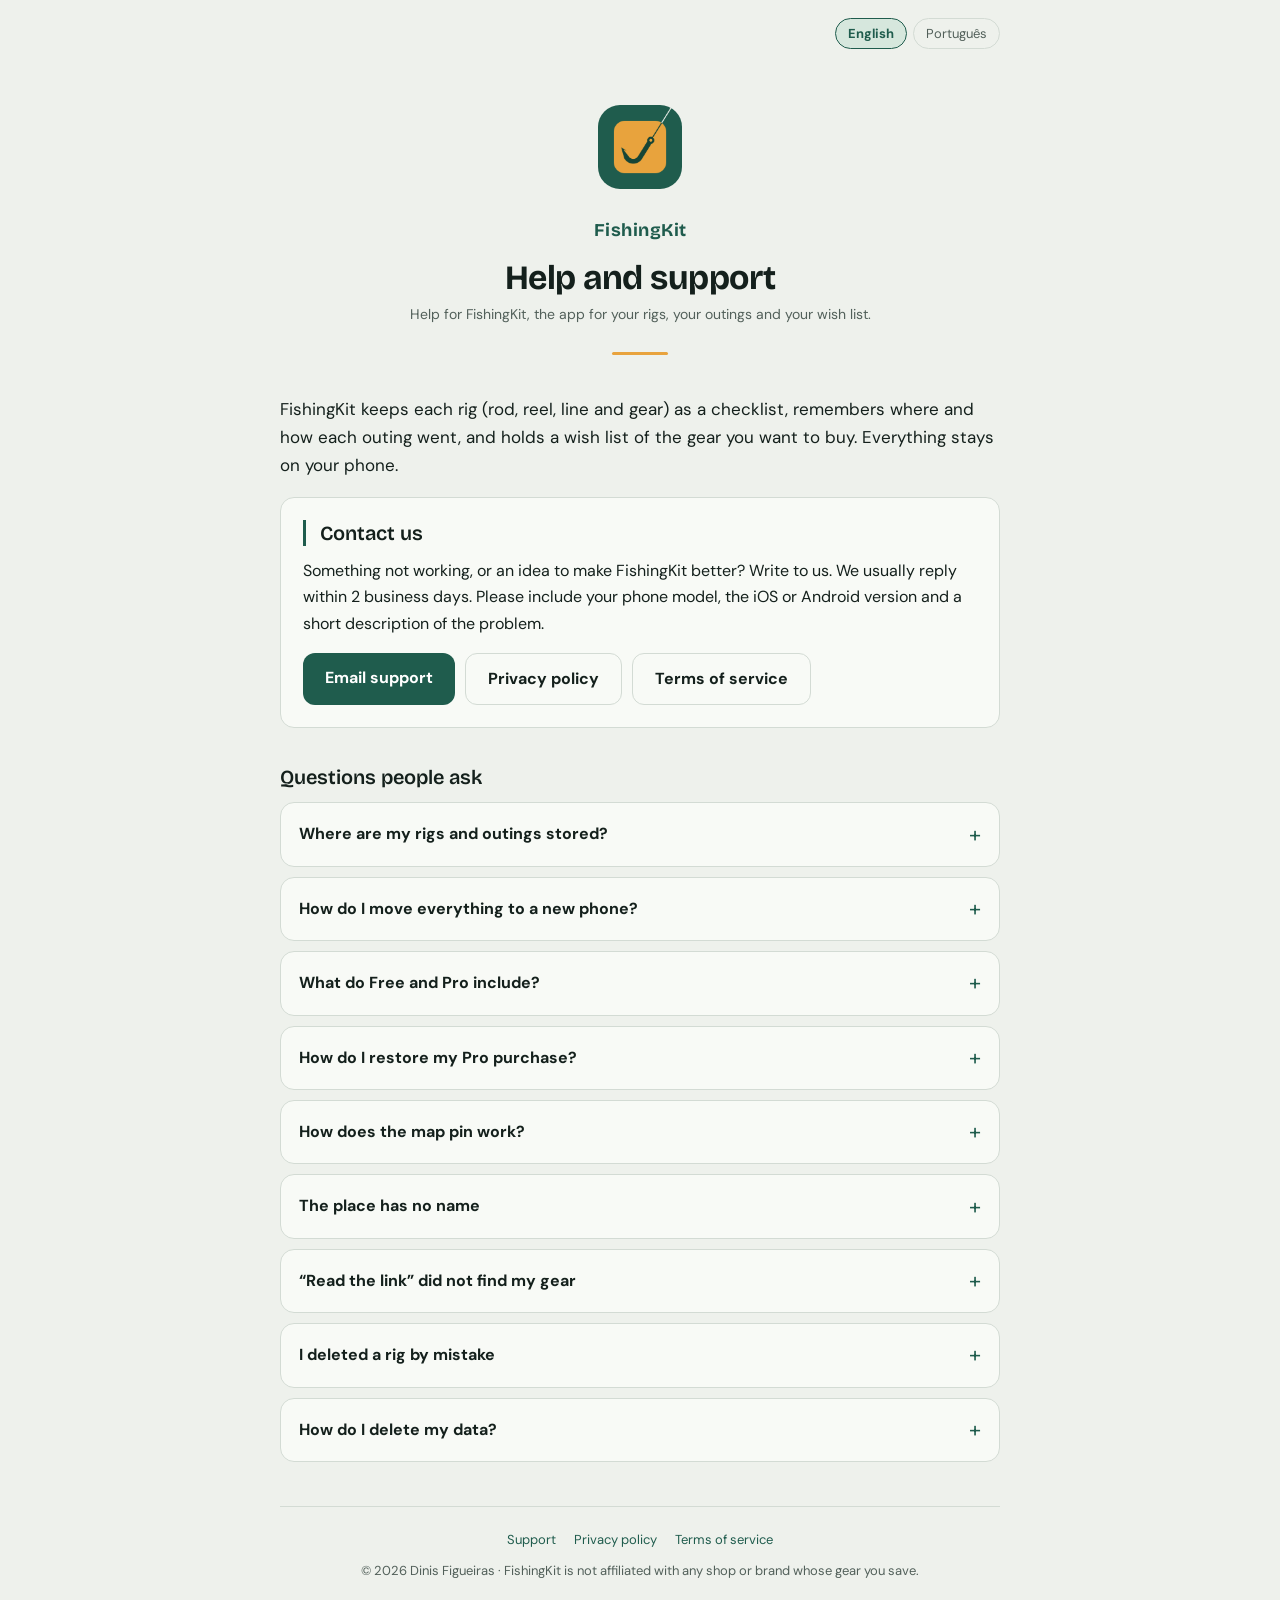
<file: index.html>
<!DOCTYPE html>
<html lang="en">
<head>
<meta charset="utf-8">
<meta name="viewport" content="width=device-width, initial-scale=1">
<meta name="theme-color" content="#EEF1EC">
<title>FishingKit: Help and Support</title>
<meta name="description" content="Help and support for FishingKit, the app for your rigs, your outings and your wish list.">
<link rel="icon" href="icon.png">
<link rel="preconnect" href="https://fonts.googleapis.com">
<link rel="stylesheet" href="https://fonts.googleapis.com/css2?family=Bricolage+Grotesque:wght@600;700&amp;family=DM+Sans:wght@400;500;700&amp;display=swap">
<link rel="alternate" hreflang="en" href="./">
<link rel="alternate" hreflang="pt-PT" href="pt/">
<link rel="stylesheet" href="style.css">
</head>
<body>
<div class="wrap">

<nav class="lang" aria-label="Language"><span aria-current="page">English</span><a href="pt/" lang="pt-PT">Português</a></nav>

<header class="site-header">
  <a href="./"><img class="logo" src="icon.png" alt="FishingKit" width="84" height="84"></a>
  <div class="lockup">FishingKit</div>
  <h1>Help and support</h1>
  <p class="subtitle">Help for FishingKit, the app for your rigs, your outings and your wish list.</p>
  <div class="rule"></div>
</header>

<p class="lead">FishingKit keeps each rig (rod, reel, line and gear) as a checklist, remembers where and how each outing went, and holds a wish list of the gear you want to buy. Everything stays on your phone.</p>

<section>
  <h2>Contact us</h2>
  <p>Something not working, or an idea to make FishingKit better? Write to us. We usually reply within 2 business days. Please include your phone model, the iOS or Android version and a short description of the problem.</p>
  <div class="buttons">
    <a class="button" href="mailto:mrkingames00@gmail.com?subject=FishingKit%20support">Email support</a>
    <a class="button ghost" href="privacy.html">Privacy policy</a>
    <a class="button ghost" href="terms.html">Terms of service</a>
  </div>
</section>

<h2 style="margin-top:36px;">Questions people ask</h2>

<details>
  <summary>Where are my rigs and outings stored?</summary>
  <p>Only on your phone. FishingKit has no accounts and no cloud sync. If you lose or reset your phone, your data is lost unless you made a backup. Go to <em>Settings &rarr; Export a backup</em> now and then, and keep the file somewhere safe (Files, iCloud Drive, email).</p>
</details>

<details>
  <summary>How do I move everything to a new phone?</summary>
  <p>On the old phone use <em>Settings &rarr; Export a backup</em> and save the file. On the new phone install FishingKit, open <em>Settings &rarr; Restore from a backup</em> and pick the file. Restoring adds what is missing and never changes what is already on the phone. The free plan restores up to 3 rigs; FishingKit Pro restores them all.</p>
</details>

<details>
  <summary>What do Free and Pro include?</summary>
  <p>Free keeps up to 3 rigs and the list of your outings (the day, the rig and the pin on the map). FishingKit Pro is a single payment, not a subscription, and gives you unlimited rigs, the &ldquo;what worked&rdquo; notes on each outing (bait, species, fish caught, size, hours and notes) and the wish list. What you already saved is never locked, even on the free plan.</p>
</details>

<details>
  <summary>How do I restore my Pro purchase?</summary>
  <p>Open <em>Settings</em>, tap <em>About Pro</em> and choose <em>Restore purchase</em> while signed in to the same Apple ID (or Google account) you used to buy. Pro is bought once and is yours to keep.</p>
</details>

<details>
  <summary>How does the map pin work?</summary>
  <p>On a new outing, tap <em>Where</em>, move the map until the bobber is where you fished and tap <em>Use this place</em>. <em>Use my location</em> is a shortcut that asks for your location once, to centre the map. The pin and its name stay on your phone: they are never sent to us and never appear in anything you share. <em>Open in Maps</em> hands the pin to the Maps app.</p>
</details>

<details>
  <summary>The place has no name</summary>
  <p>The name comes from your phone&rsquo;s own place lookup, which needs a connection. If it finds nothing, the pin is kept without a name and still works.</p>
</details>

<details>
  <summary>&ldquo;Read the link&rdquo; did not find my gear</summary>
  <p>Some shops turn plain requests away. Tap <em>Open the shop&rsquo;s page</em> to see the page inside FishingKit, open the product, then tap <em>Use this page</em>. You can always type the name and the price by hand. Prices are in euros.</p>
</details>

<details>
  <summary>I deleted a rig by mistake</summary>
  <p>Right after deleting, the message at the bottom has an <em>Undo</em> button. Past that moment a rig can only come back from a backup. Outings keep the name of a deleted rig and show it as &ldquo;Rig removed&rdquo;.</p>
</details>

<details>
  <summary>How do I delete my data?</summary>
  <p>Open <em>Settings &rarr; Delete all my data</em> to remove every rig, outing, wish, fishing type and wish picture from your phone. There is nothing to delete on our side because there are no accounts and we hold no copy.</p>
</details>

<footer class="site-footer">
  <nav>
    <a href="./">Support</a>
    <a href="privacy.html">Privacy policy</a>
    <a href="terms.html">Terms of service</a>
  </nav>
  <div>&copy; 2026 Dinis Figueiras &middot; FishingKit is not affiliated with any shop or brand whose gear you save.</div>
</footer>

</div>
</body>
</html>
</file>
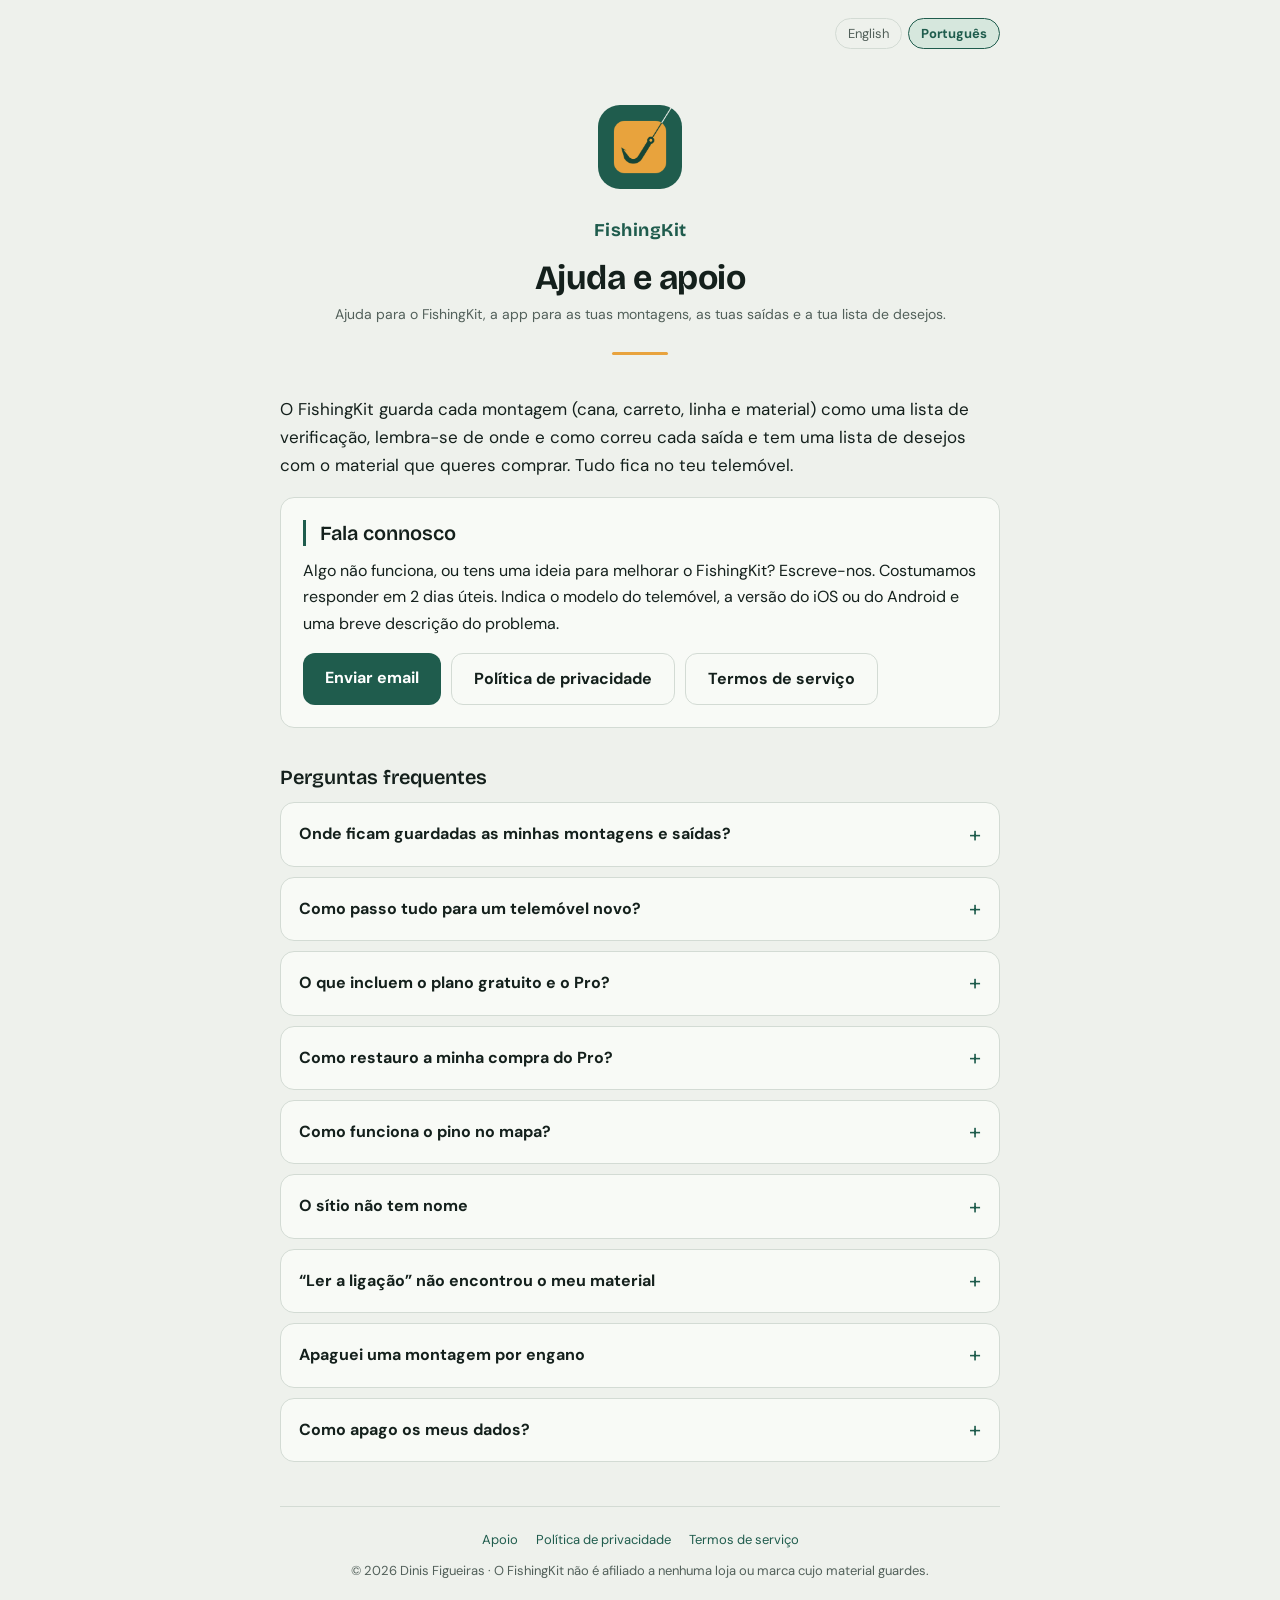
<file: pt/index.html>
<!DOCTYPE html>
<html lang="pt-PT">
<head>
<meta charset="utf-8">
<meta name="viewport" content="width=device-width, initial-scale=1">
<meta name="theme-color" content="#EEF1EC">
<title>FishingKit: Ajuda e apoio</title>
<meta name="description" content="Ajuda e apoio do FishingKit, a app para as tuas montagens, as tuas saídas e a tua lista de desejos.">
<link rel="icon" href="../icon.png">
<link rel="alternate" hreflang="en" href="../">
<link rel="alternate" hreflang="pt-PT" href="./">
<link rel="preconnect" href="https://fonts.googleapis.com">
<link rel="stylesheet" href="https://fonts.googleapis.com/css2?family=Bricolage+Grotesque:wght@600;700&amp;family=DM+Sans:wght@400;500;700&amp;display=swap">
<link rel="stylesheet" href="../style.css">
</head>
<body>
<div class="wrap">

<nav class="lang" aria-label="Idioma"><a href="../" lang="en">English</a><span aria-current="page">Português</span></nav>

<header class="site-header">
  <a href="./"><img class="logo" src="../icon.png" alt="FishingKit" width="84" height="84"></a>
  <div class="lockup">FishingKit</div>
  <h1>Ajuda e apoio</h1>
  <p class="subtitle">Ajuda para o FishingKit, a app para as tuas montagens, as tuas saídas e a tua lista de desejos.</p>
  <div class="rule"></div>
</header>

<p class="lead">O FishingKit guarda cada montagem (cana, carreto, linha e material) como uma lista de verificação, lembra-se de onde e como correu cada saída e tem uma lista de desejos com o material que queres comprar. Tudo fica no teu telemóvel.</p>

<section>
  <h2>Fala connosco</h2>
  <p>Algo não funciona, ou tens uma ideia para melhorar o FishingKit? Escreve-nos. Costumamos responder em 2 dias úteis. Indica o modelo do telemóvel, a versão do iOS ou do Android e uma breve descrição do problema.</p>
  <div class="buttons">
    <a class="button" href="mailto:mrkingames00@gmail.com?subject=Apoio%20FishingKit">Enviar email</a>
    <a class="button ghost" href="privacy.html">Política de privacidade</a>
    <a class="button ghost" href="terms.html">Termos de serviço</a>
  </div>
</section>

<h2 style="margin-top:36px;">Perguntas frequentes</h2>

<details>
  <summary>Onde ficam guardadas as minhas montagens e saídas?</summary>
  <p>Só no teu telemóvel. O FishingKit não tem contas nem sincronização na nuvem. Se perderes ou repuseres o telemóvel, os dados perdem-se, a menos que tenhas feito uma cópia de segurança. Vai de vez em quando a <em>Definições &rarr; Exportar uma cópia de segurança</em> e guarda o ficheiro num sítio seguro (Ficheiros, iCloud Drive, email).</p>
</details>

<details>
  <summary>Como passo tudo para um telemóvel novo?</summary>
  <p>No telemóvel antigo usa <em>Definições &rarr; Exportar uma cópia de segurança</em> e guarda o ficheiro. No novo, instala o FishingKit, abre <em>Definições &rarr; Restaurar de uma cópia de segurança</em> e escolhe o ficheiro. Restaurar acrescenta o que falta e nunca altera o que já está no telemóvel. O plano gratuito restaura até 3 montagens; o FishingKit Pro restaura todas.</p>
</details>

<details>
  <summary>O que incluem o plano gratuito e o Pro?</summary>
  <p>O plano gratuito guarda até 3 montagens e a lista das tuas saídas (o dia, a montagem e o pino no mapa). O FishingKit Pro é um pagamento único, não uma subscrição, e dá-te montagens ilimitadas, as notas de &ldquo;o que resultou&rdquo; em cada saída (isco, espécie, peixes apanhados, tamanho, horas e notas) e a lista de desejos. O que já guardaste nunca fica bloqueado, mesmo no plano gratuito.</p>
</details>

<details>
  <summary>Como restauro a minha compra do Pro?</summary>
  <p>Abre as <em>Definições</em>, toca em <em>Sobre o Pro</em> e escolhe <em>Restaurar compra</em>, com a mesma conta Apple (ou Google) com que compraste. O Pro compra-se uma vez e fica teu.</p>
</details>

<details>
  <summary>Como funciona o pino no mapa?</summary>
  <p>Numa saída nova, toca em <em>Onde</em>, mexe o mapa até a boia ficar onde pescaste e toca em <em>Usar este local</em>. <em>Usar a minha localização</em> é um atalho que pede a tua localização uma vez, para centrar o mapa. O pino e o seu nome ficam no teu telemóvel: nunca nos são enviados e nunca aparecem em nada que partilhes. <em>Abrir nos Mapas</em> entrega o pino à app Mapas.</p>
</details>

<details>
  <summary>O sítio não tem nome</summary>
  <p>O nome vem da pesquisa de lugares do próprio telemóvel, que precisa de ligação. Se não encontrar nada, o pino fica guardado sem nome e continua a funcionar.</p>
</details>

<details>
  <summary>&ldquo;Ler a ligação&rdquo; não encontrou o meu material</summary>
  <p>Algumas lojas recusam pedidos simples. Toca em <em>Abrir a página da loja</em> para ver a página dentro do FishingKit, abre o produto e toca em <em>Usar esta página</em>. Podes sempre escrever o nome e o preço à mão. Os preços são em euros.</p>
</details>

<details>
  <summary>Apaguei uma montagem por engano</summary>
  <p>Logo a seguir a apagar, a mensagem em baixo tem um botão <em>Anular</em>. Depois desse momento, uma montagem só volta a partir de uma cópia de segurança. As saídas guardam o nome de uma montagem apagada e mostram-na como &ldquo;Montagem removida&rdquo;.</p>
</details>

<details>
  <summary>Como apago os meus dados?</summary>
  <p>Abre <em>Definições &rarr; Apagar todos os meus dados</em> para remover do telemóvel todas as montagens, saídas, desejos, tipos de pesca e imagens dos desejos. Não há nada para apagar do nosso lado, porque não há contas e não guardamos nenhuma cópia.</p>
</details>

<footer class="site-footer">
  <nav>
    <a href="./">Apoio</a>
    <a href="privacy.html">Política de privacidade</a>
    <a href="terms.html">Termos de serviço</a>
  </nav>
  <div>&copy; 2026 Dinis Figueiras &middot; O FishingKit não é afiliado a nenhuma loja ou marca cujo material guardes.</div>
</footer>

</div>
</body>
</html>
</file>
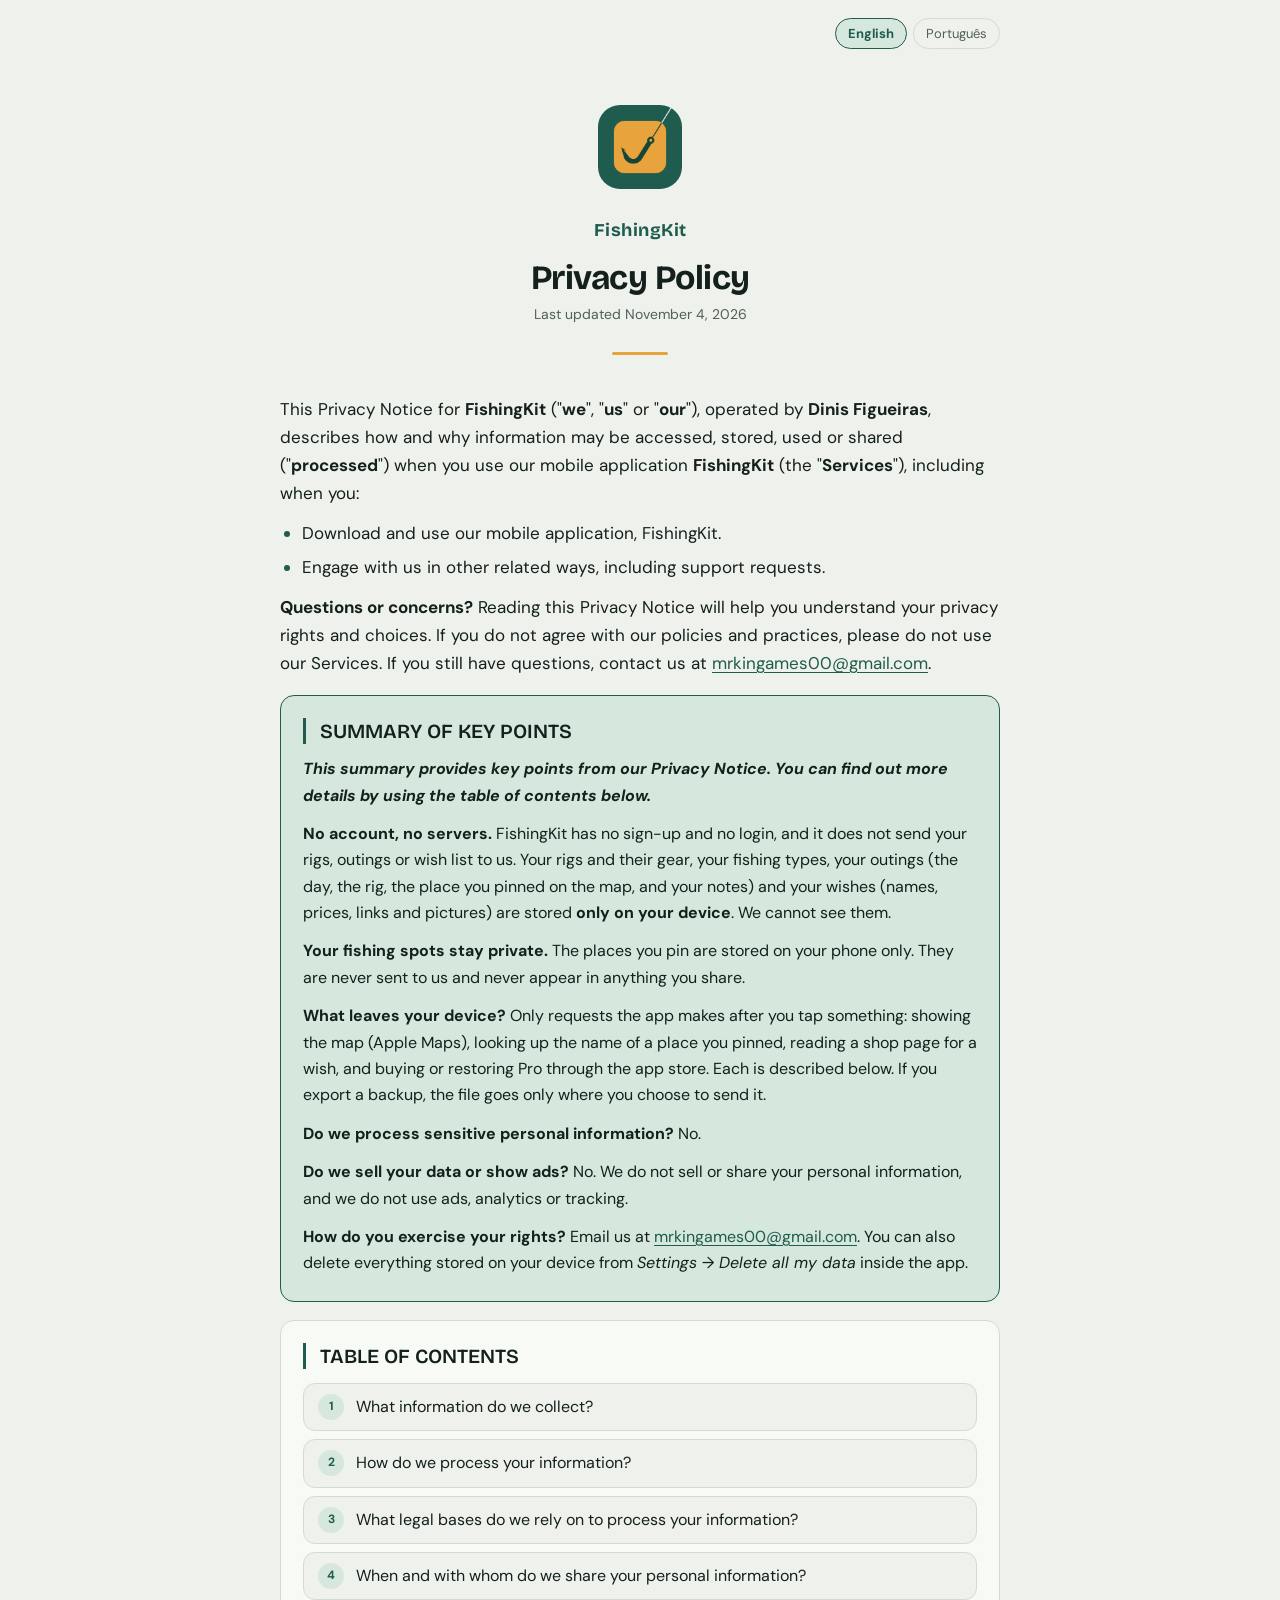
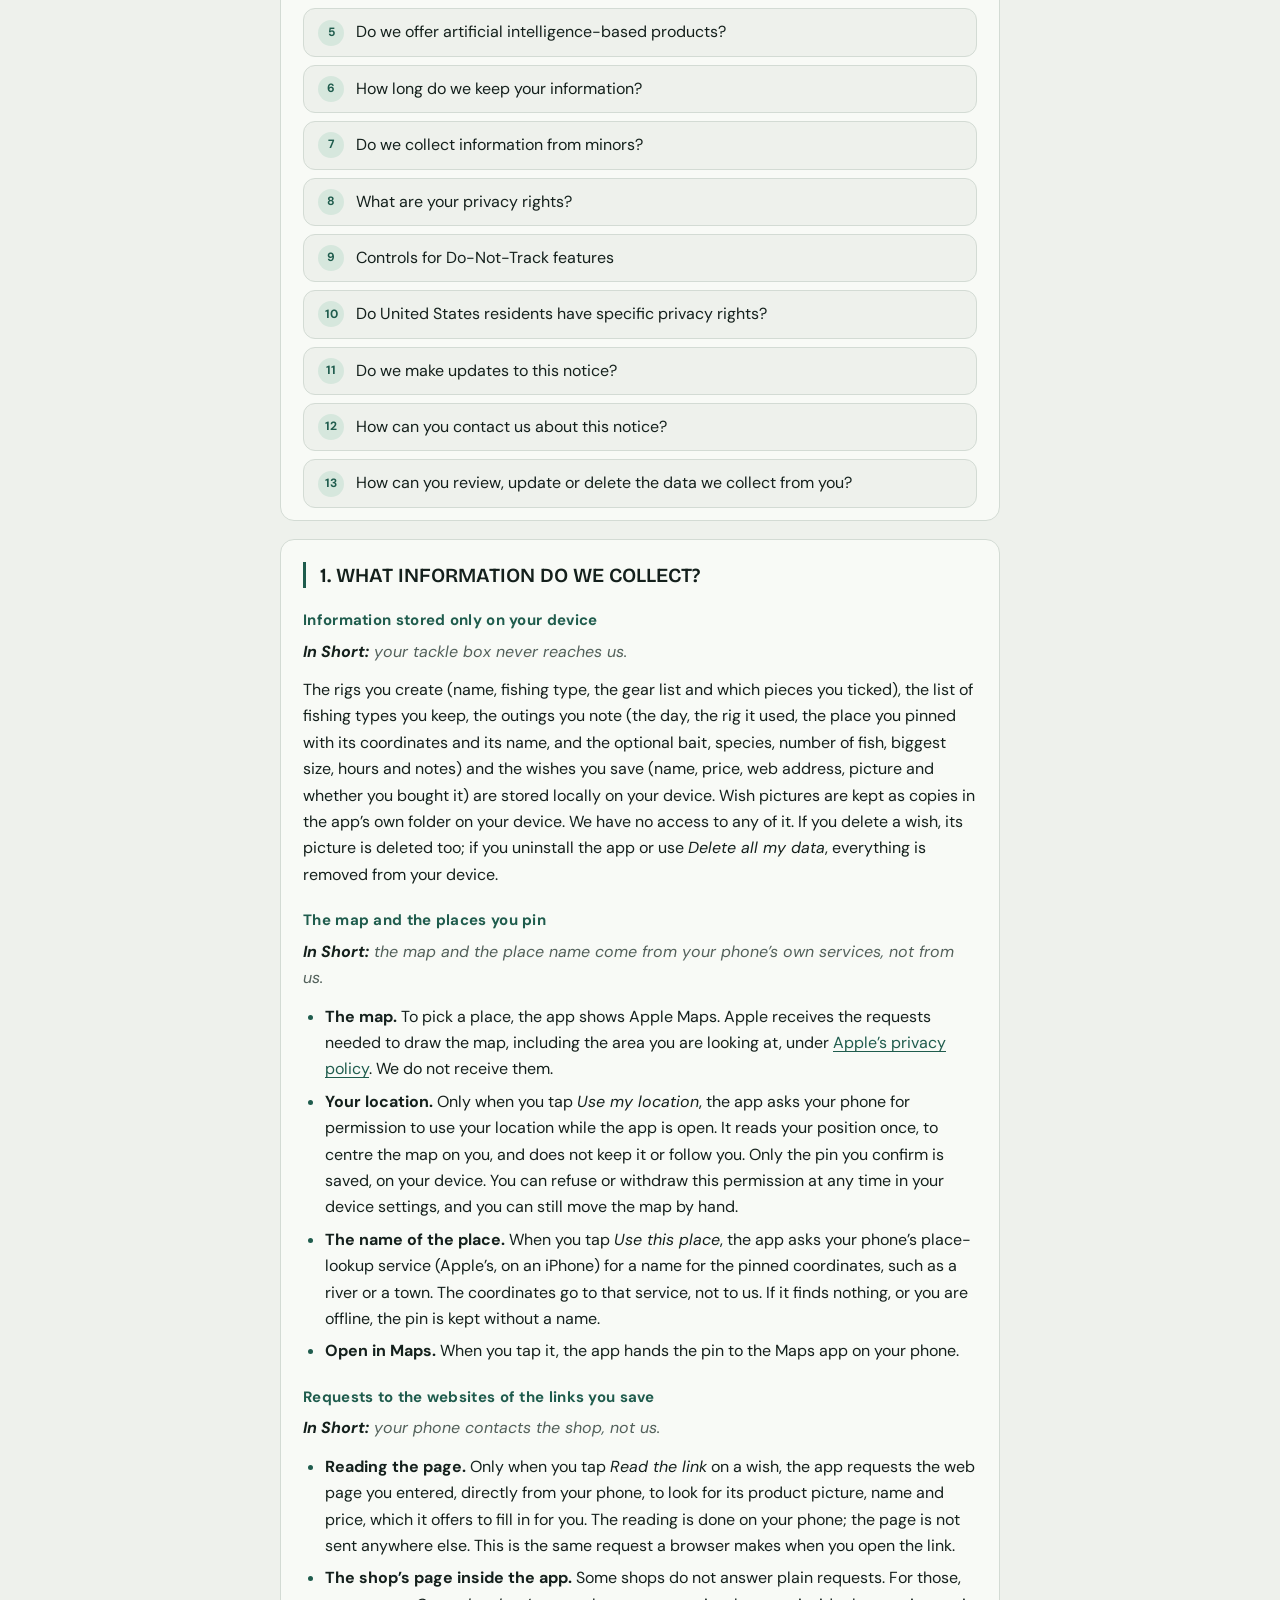
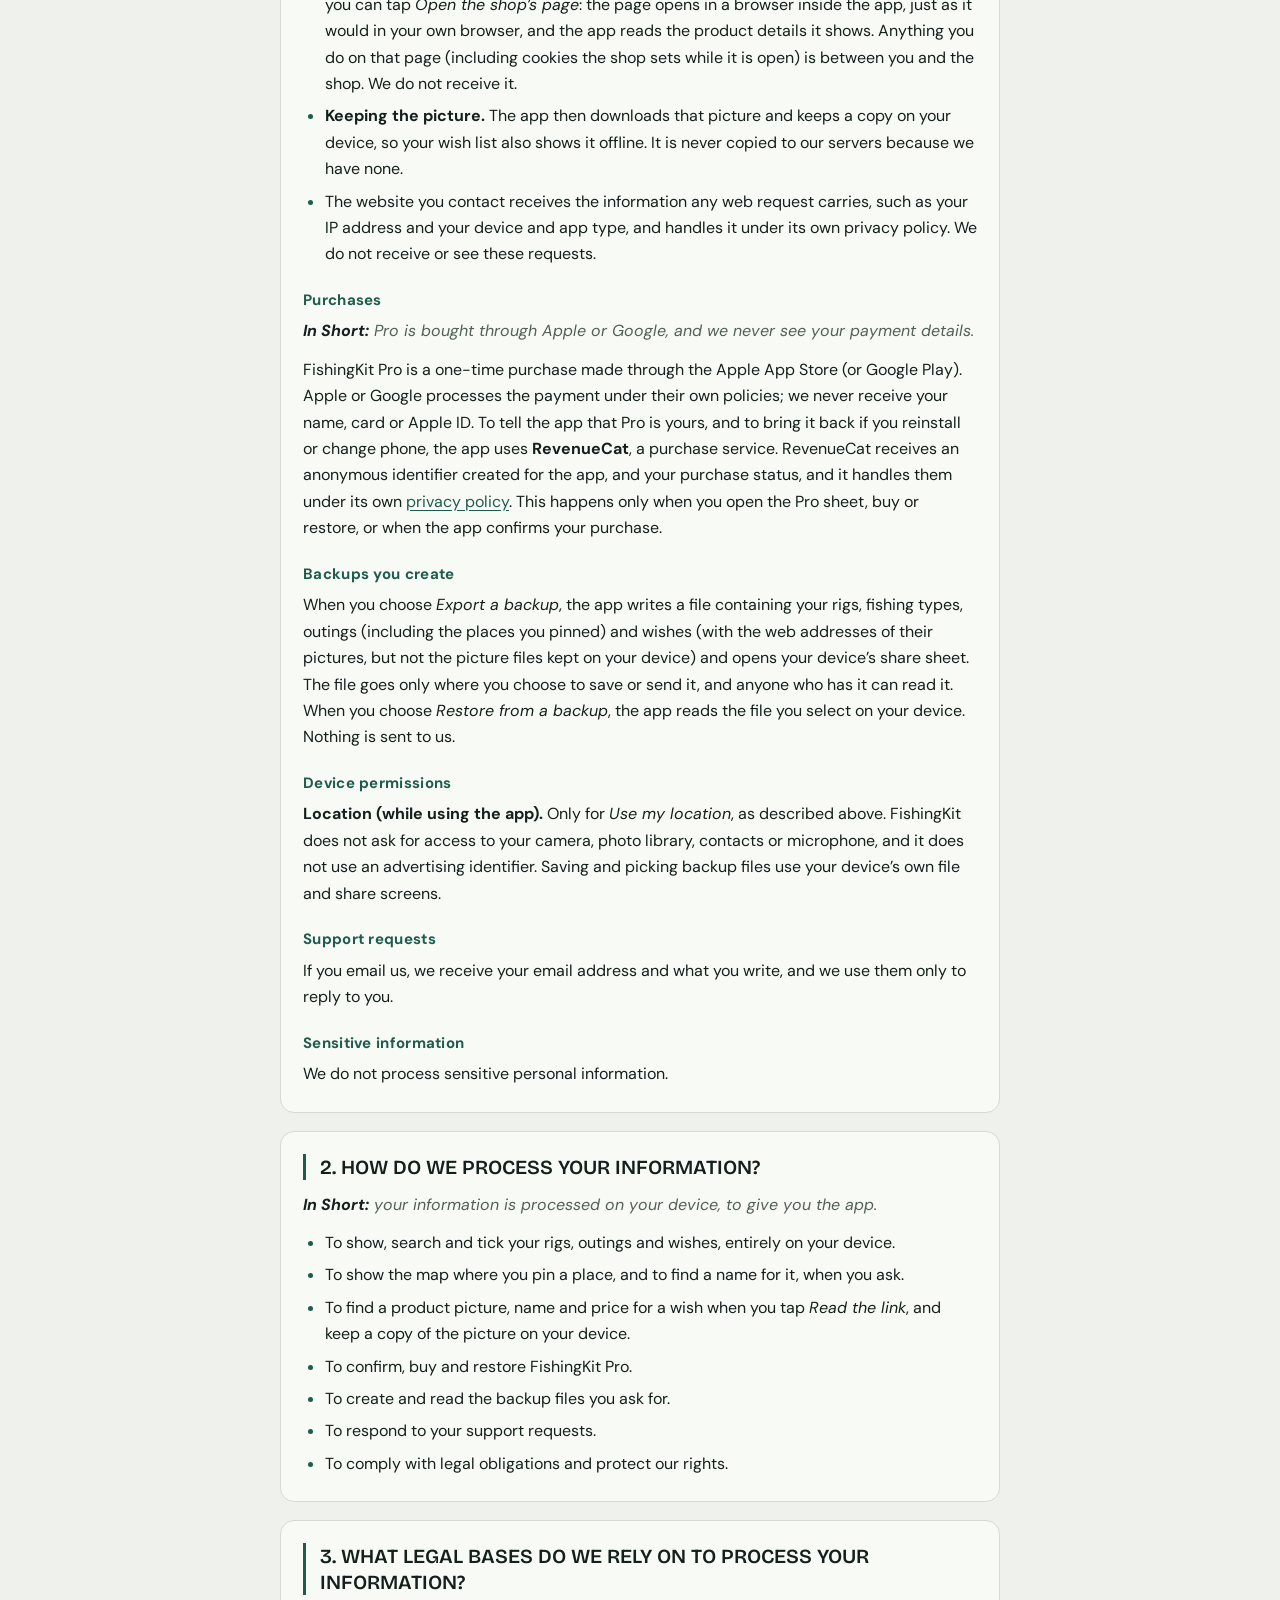
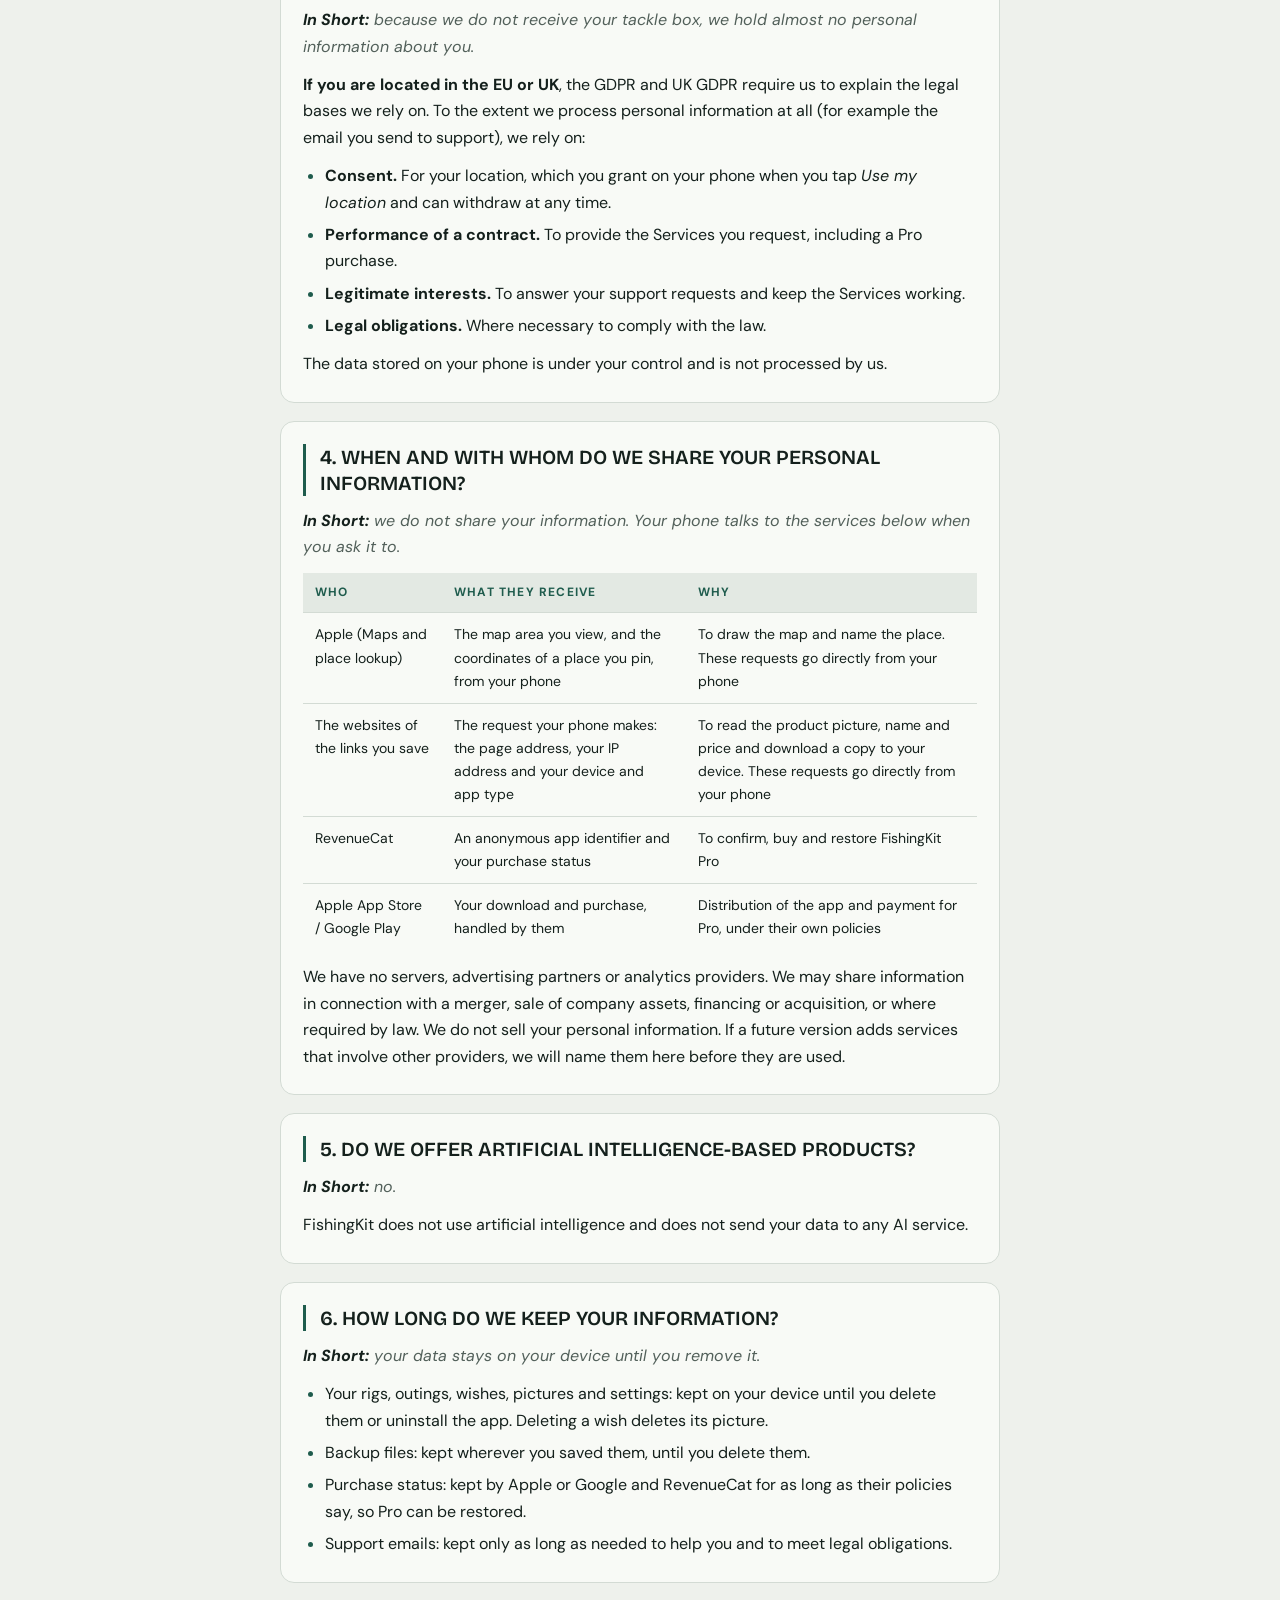
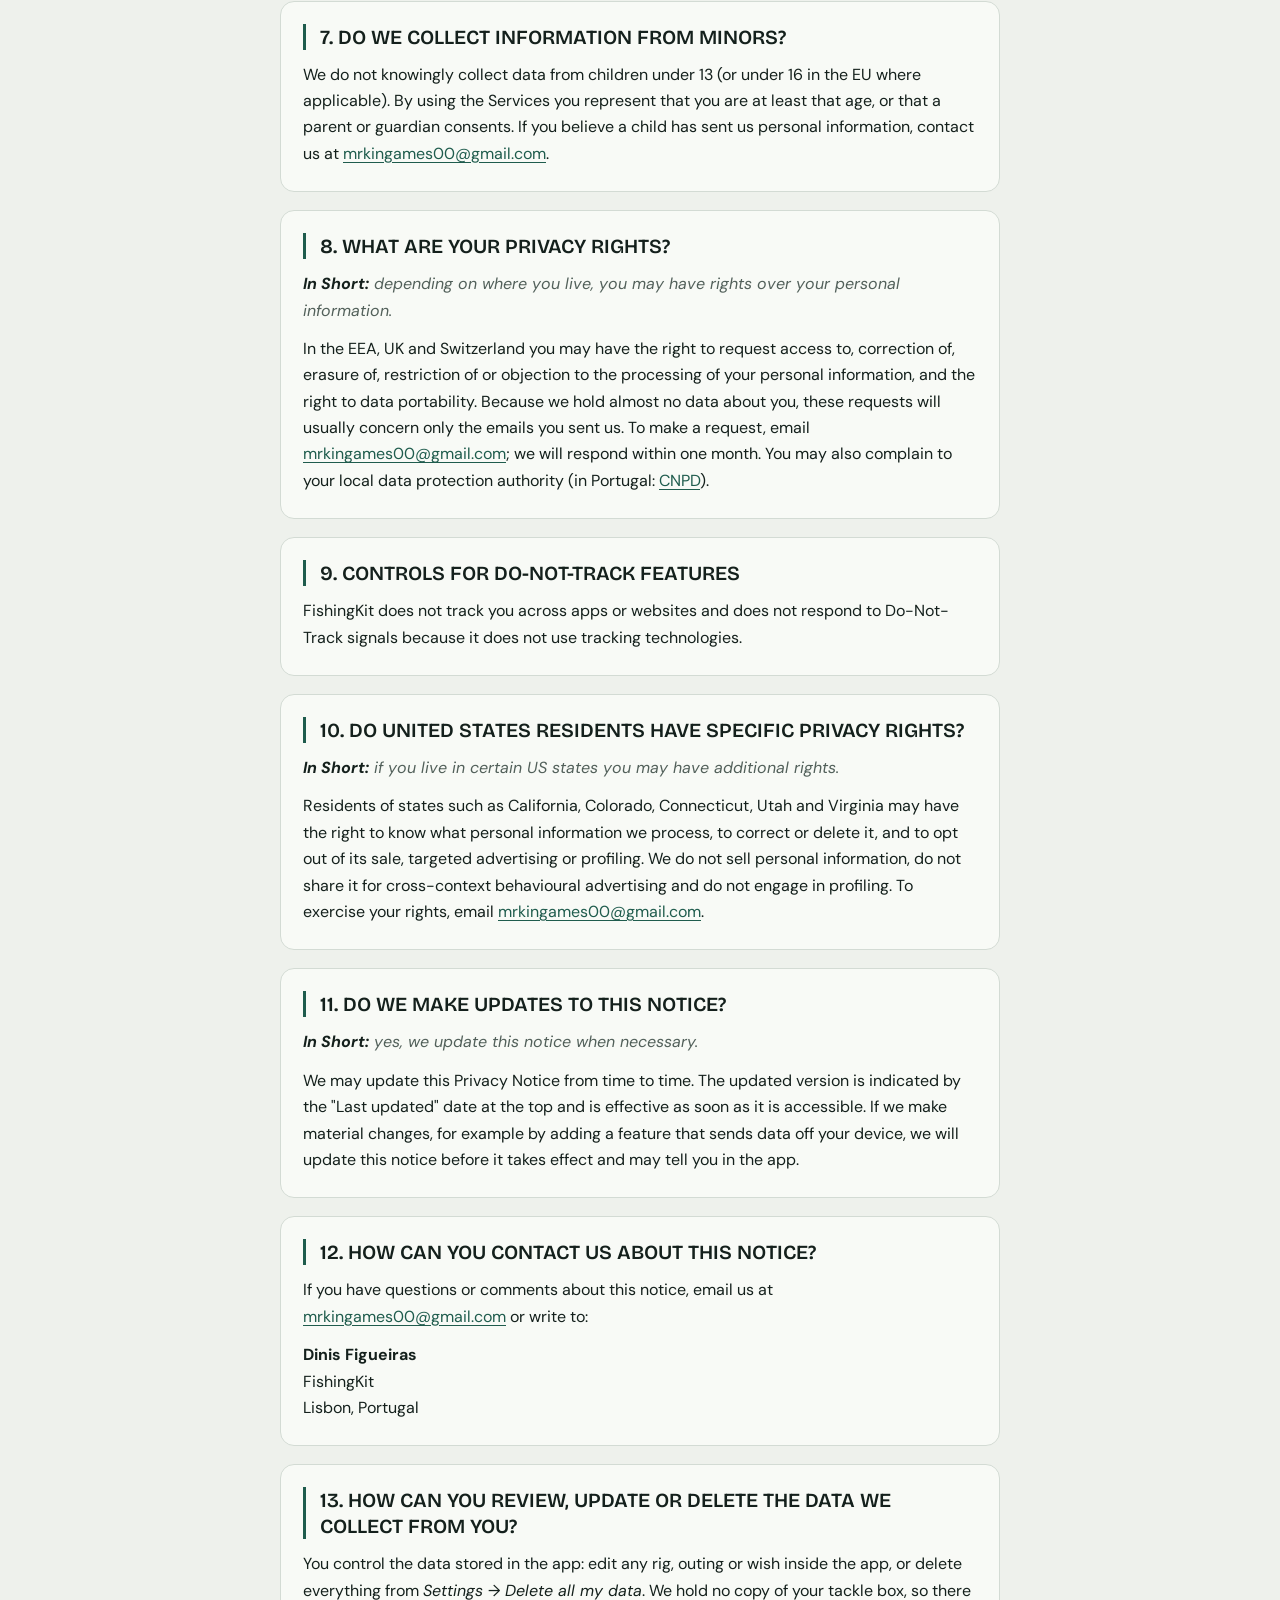
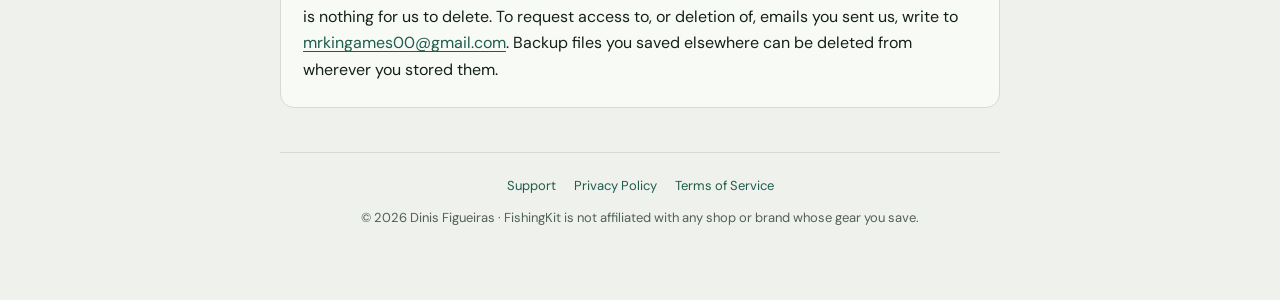
<file: privacy.html>
<!DOCTYPE html>
<html lang="en">
<head>
<meta charset="utf-8">
<meta name="viewport" content="width=device-width, initial-scale=1">
<meta name="theme-color" content="#EEF1EC">
<title>FishingKit: Privacy Policy</title>
<link rel="icon" href="icon.png">
<link rel="preconnect" href="https://fonts.googleapis.com">
<link rel="stylesheet" href="https://fonts.googleapis.com/css2?family=Bricolage+Grotesque:wght@600;700&amp;family=DM+Sans:wght@400;500;700&amp;display=swap">
<link rel="alternate" hreflang="en" href="privacy.html">
<link rel="alternate" hreflang="pt-PT" href="pt/privacy.html">
<link rel="stylesheet" href="style.css">
</head>
<body>
<div class="wrap">

<nav class="lang" aria-label="Language"><span aria-current="page">English</span><a href="pt/privacy.html" lang="pt-PT">Português</a></nav>

<header class="site-header">
  <a href="./"><img class="logo" src="icon.png" alt="FishingKit" width="84" height="84"></a>
  <div class="lockup">FishingKit</div>
  <h1>Privacy Policy</h1>
  <p class="subtitle">Last updated November 4, 2026</p>
  <div class="rule"></div>
</header>

<div class="lead"><p>This Privacy Notice for <strong>FishingKit</strong> ("<strong>we</strong>", "<strong>us</strong>" or "<strong>our</strong>"), operated by <strong>Dinis Figueiras</strong>, describes how and why information may be accessed, stored, used or shared ("<strong>processed</strong>") when you use our mobile application <strong>FishingKit</strong> (the "<strong>Services</strong>"), including when you:</p>
<ul>
  <li>Download and use our mobile application, FishingKit.</li>
  <li>Engage with us in other related ways, including support requests.</li>
</ul>
<p><strong>Questions or concerns?</strong> Reading this Privacy Notice will help you understand your privacy rights and choices. If you do not agree with our policies and practices, please do not use our Services. If you still have questions, contact us at <a href="mailto:mrkingames00@gmail.com">mrkingames00@gmail.com</a>.</p></div>

<section class="summary"><h2>SUMMARY OF KEY POINTS</h2>
<p><strong><em>This summary provides key points from our Privacy Notice. You can find out more details by using the table of contents below.</em></strong></p>
<p><strong>No account, no servers.</strong> FishingKit has no sign-up and no login, and it does not send your rigs, outings or wish list to us. Your rigs and their gear, your fishing types, your outings (the day, the rig, the place you pinned on the map, and your notes) and your wishes (names, prices, links and pictures) are stored <strong>only on your device</strong>. We cannot see them.</p>
<p><strong>Your fishing spots stay private.</strong> The places you pin are stored on your phone only. They are never sent to us and never appear in anything you share.</p>
<p><strong>What leaves your device?</strong> Only requests the app makes after you tap something: showing the map (Apple Maps), looking up the name of a place you pinned, reading a shop page for a wish, and buying or restoring Pro through the app store. Each is described below. If you export a backup, the file goes only where you choose to send it.</p>
<p><strong>Do we process sensitive personal information?</strong> No.</p>
<p><strong>Do we sell your data or show ads?</strong> No. We do not sell or share your personal information, and we do not use ads, analytics or tracking.</p>
<p><strong>How do you exercise your rights?</strong> Email us at <a href="mailto:mrkingames00@gmail.com">mrkingames00@gmail.com</a>. You can also delete everything stored on your device from <em>Settings &rarr; Delete all my data</em> inside the app.</p></section>

<section><h2 id="toc">TABLE OF CONTENTS</h2>
<ol>
  <li><a href="#infocollect">What information do we collect?</a></li>
  <li><a href="#infouse">How do we process your information?</a></li>
  <li><a href="#legalbases">What legal bases do we rely on to process your information?</a></li>
  <li><a href="#whoshare">When and with whom do we share your personal information?</a></li>
  <li><a href="#ai">Do we offer artificial intelligence-based products?</a></li>
  <li><a href="#inforetain">How long do we keep your information?</a></li>
  <li><a href="#infominors">Do we collect information from minors?</a></li>
  <li><a href="#privacyrights">What are your privacy rights?</a></li>
  <li><a href="#DNT">Controls for Do-Not-Track features</a></li>
  <li><a href="#uslaws">Do United States residents have specific privacy rights?</a></li>
  <li><a href="#policyupdates">Do we make updates to this notice?</a></li>
  <li><a href="#contact">How can you contact us about this notice?</a></li>
  <li><a href="#request">How can you review, update or delete the data we collect from you?</a></li>
</ol></section>

<section><h2 id="infocollect">1. WHAT INFORMATION DO WE COLLECT?</h2>
<h3>Information stored only on your device</h3>
<p class="short"><strong>In Short:</strong> your tackle box never reaches us.</p>
<p>The rigs you create (name, fishing type, the gear list and which pieces you ticked), the list of fishing types you keep, the outings you note (the day, the rig it used, the place you pinned with its coordinates and its name, and the optional bait, species, number of fish, biggest size, hours and notes) and the wishes you save (name, price, web address, picture and whether you bought it) are stored locally on your device. Wish pictures are kept as copies in the app&rsquo;s own folder on your device. We have no access to any of it. If you delete a wish, its picture is deleted too; if you uninstall the app or use <em>Delete all my data</em>, everything is removed from your device.</p>

<h3>The map and the places you pin</h3>
<p class="short"><strong>In Short:</strong> the map and the place name come from your phone&rsquo;s own services, not from us.</p>
<ul>
  <li><strong>The map.</strong> To pick a place, the app shows Apple Maps. Apple receives the requests needed to draw the map, including the area you are looking at, under <a href="https://www.apple.com/legal/privacy/" target="_blank" rel="noopener noreferrer">Apple&rsquo;s privacy policy</a>. We do not receive them.</li>
  <li><strong>Your location.</strong> Only when you tap <em>Use my location</em>, the app asks your phone for permission to use your location while the app is open. It reads your position once, to centre the map on you, and does not keep it or follow you. Only the pin you confirm is saved, on your device. You can refuse or withdraw this permission at any time in your device settings, and you can still move the map by hand.</li>
  <li><strong>The name of the place.</strong> When you tap <em>Use this place</em>, the app asks your phone&rsquo;s place-lookup service (Apple&rsquo;s, on an iPhone) for a name for the pinned coordinates, such as a river or a town. The coordinates go to that service, not to us. If it finds nothing, or you are offline, the pin is kept without a name.</li>
  <li><strong>Open in Maps.</strong> When you tap it, the app hands the pin to the Maps app on your phone.</li>
</ul>

<h3>Requests to the websites of the links you save</h3>
<p class="short"><strong>In Short:</strong> your phone contacts the shop, not us.</p>
<ul>
  <li><strong>Reading the page.</strong> Only when you tap <em>Read the link</em> on a wish, the app requests the web page you entered, directly from your phone, to look for its product picture, name and price, which it offers to fill in for you. The reading is done on your phone; the page is not sent anywhere else. This is the same request a browser makes when you open the link.</li>
  <li><strong>The shop&rsquo;s page inside the app.</strong> Some shops do not answer plain requests. For those, you can tap <em>Open the shop&rsquo;s page</em>: the page opens in a browser inside the app, just as it would in your own browser, and the app reads the product details it shows. Anything you do on that page (including cookies the shop sets while it is open) is between you and the shop. We do not receive it.</li>
  <li><strong>Keeping the picture.</strong> The app then downloads that picture and keeps a copy on your device, so your wish list also shows it offline. It is never copied to our servers because we have none.</li>
  <li>The website you contact receives the information any web request carries, such as your IP address and your device and app type, and handles it under its own privacy policy. We do not receive or see these requests.</li>
</ul>

<h3>Purchases</h3>
<p class="short"><strong>In Short:</strong> Pro is bought through Apple or Google, and we never see your payment details.</p>
<p>FishingKit Pro is a one-time purchase made through the Apple App Store (or Google Play). Apple or Google processes the payment under their own policies; we never receive your name, card or Apple ID. To tell the app that Pro is yours, and to bring it back if you reinstall or change phone, the app uses <strong>RevenueCat</strong>, a purchase service. RevenueCat receives an anonymous identifier created for the app, and your purchase status, and it handles them under its own <a href="https://www.revenuecat.com/privacy" target="_blank" rel="noopener noreferrer">privacy policy</a>. This happens only when you open the Pro sheet, buy or restore, or when the app confirms your purchase.</p>

<h3>Backups you create</h3>
<p>When you choose <em>Export a backup</em>, the app writes a file containing your rigs, fishing types, outings (including the places you pinned) and wishes (with the web addresses of their pictures, but not the picture files kept on your device) and opens your device&rsquo;s share sheet. The file goes only where you choose to save or send it, and anyone who has it can read it. When you choose <em>Restore from a backup</em>, the app reads the file you select on your device. Nothing is sent to us.</p>

<h3>Device permissions</h3>
<p><strong>Location (while using the app).</strong> Only for <em>Use my location</em>, as described above. FishingKit does not ask for access to your camera, photo library, contacts or microphone, and it does not use an advertising identifier. Saving and picking backup files use your device&rsquo;s own file and share screens.</p>

<h3>Support requests</h3>
<p>If you email us, we receive your email address and what you write, and we use them only to reply to you.</p>

<h3>Sensitive information</h3>
<p>We do not process sensitive personal information.</p></section>

<section><h2 id="infouse">2. HOW DO WE PROCESS YOUR INFORMATION?</h2>
<p class="short"><strong>In Short:</strong> your information is processed on your device, to give you the app.</p>
<ul>
  <li>To show, search and tick your rigs, outings and wishes, entirely on your device.</li>
  <li>To show the map where you pin a place, and to find a name for it, when you ask.</li>
  <li>To find a product picture, name and price for a wish when you tap <em>Read the link</em>, and keep a copy of the picture on your device.</li>
  <li>To confirm, buy and restore FishingKit Pro.</li>
  <li>To create and read the backup files you ask for.</li>
  <li>To respond to your support requests.</li>
  <li>To comply with legal obligations and protect our rights.</li>
</ul></section>

<section><h2 id="legalbases">3. WHAT LEGAL BASES DO WE RELY ON TO PROCESS YOUR INFORMATION?</h2>
<p class="short"><strong>In Short:</strong> because we do not receive your tackle box, we hold almost no personal information about you.</p>
<p><strong>If you are located in the EU or UK</strong>, the GDPR and UK GDPR require us to explain the legal bases we rely on. To the extent we process personal information at all (for example the email you send to support), we rely on:</p>
<ul>
  <li><strong>Consent.</strong> For your location, which you grant on your phone when you tap <em>Use my location</em> and can withdraw at any time.</li>
  <li><strong>Performance of a contract.</strong> To provide the Services you request, including a Pro purchase.</li>
  <li><strong>Legitimate interests.</strong> To answer your support requests and keep the Services working.</li>
  <li><strong>Legal obligations.</strong> Where necessary to comply with the law.</li>
</ul>
<p>The data stored on your phone is under your control and is not processed by us.</p></section>

<section><h2 id="whoshare">4. WHEN AND WITH WHOM DO WE SHARE YOUR PERSONAL INFORMATION?</h2>
<p class="short"><strong>In Short:</strong> we do not share your information. Your phone talks to the services below when you ask it to.</p>
<div class="table-scroll"><table>
  <tr><th>Who</th><th>What they receive</th><th>Why</th></tr>
  <tr><td>Apple (Maps and place lookup)</td><td>The map area you view, and the coordinates of a place you pin, from your phone</td><td>To draw the map and name the place. These requests go directly from your phone</td></tr>
  <tr><td>The websites of the links you save</td><td>The request your phone makes: the page address, your IP address and your device and app type</td><td>To read the product picture, name and price and download a copy to your device. These requests go directly from your phone</td></tr>
  <tr><td>RevenueCat</td><td>An anonymous app identifier and your purchase status</td><td>To confirm, buy and restore FishingKit Pro</td></tr>
  <tr><td>Apple App Store / Google Play</td><td>Your download and purchase, handled by them</td><td>Distribution of the app and payment for Pro, under their own policies</td></tr>
</table></div>
<p>We have no servers, advertising partners or analytics providers. We may share information in connection with a merger, sale of company assets, financing or acquisition, or where required by law. We do not sell your personal information. If a future version adds services that involve other providers, we will name them here before they are used.</p></section>

<section><h2 id="ai">5. DO WE OFFER ARTIFICIAL INTELLIGENCE-BASED PRODUCTS?</h2>
<p class="short"><strong>In Short:</strong> no.</p>
<p>FishingKit does not use artificial intelligence and does not send your data to any AI service.</p></section>

<section><h2 id="inforetain">6. HOW LONG DO WE KEEP YOUR INFORMATION?</h2>
<p class="short"><strong>In Short:</strong> your data stays on your device until you remove it.</p>
<ul>
  <li>Your rigs, outings, wishes, pictures and settings: kept on your device until you delete them or uninstall the app. Deleting a wish deletes its picture.</li>
  <li>Backup files: kept wherever you saved them, until you delete them.</li>
  <li>Purchase status: kept by Apple or Google and RevenueCat for as long as their policies say, so Pro can be restored.</li>
  <li>Support emails: kept only as long as needed to help you and to meet legal obligations.</li>
</ul></section>

<section><h2 id="infominors">7. DO WE COLLECT INFORMATION FROM MINORS?</h2>
<p>We do not knowingly collect data from children under 13 (or under 16 in the EU where applicable). By using the Services you represent that you are at least that age, or that a parent or guardian consents. If you believe a child has sent us personal information, contact us at <a href="mailto:mrkingames00@gmail.com">mrkingames00@gmail.com</a>.</p></section>

<section><h2 id="privacyrights">8. WHAT ARE YOUR PRIVACY RIGHTS?</h2>
<p class="short"><strong>In Short:</strong> depending on where you live, you may have rights over your personal information.</p>
<p>In the EEA, UK and Switzerland you may have the right to request access to, correction of, erasure of, restriction of or objection to the processing of your personal information, and the right to data portability. Because we hold almost no data about you, these requests will usually concern only the emails you sent us. To make a request, email <a href="mailto:mrkingames00@gmail.com">mrkingames00@gmail.com</a>; we will respond within one month. You may also complain to your local data protection authority (in Portugal: <a href="https://www.cnpd.pt" target="_blank" rel="noopener noreferrer">CNPD</a>).</p></section>

<section><h2 id="DNT">9. CONTROLS FOR DO-NOT-TRACK FEATURES</h2>
<p>FishingKit does not track you across apps or websites and does not respond to Do-Not-Track signals because it does not use tracking technologies.</p></section>

<section><h2 id="uslaws">10. DO UNITED STATES RESIDENTS HAVE SPECIFIC PRIVACY RIGHTS?</h2>
<p class="short"><strong>In Short:</strong> if you live in certain US states you may have additional rights.</p>
<p>Residents of states such as California, Colorado, Connecticut, Utah and Virginia may have the right to know what personal information we process, to correct or delete it, and to opt out of its sale, targeted advertising or profiling. We do not sell personal information, do not share it for cross-context behavioural advertising and do not engage in profiling. To exercise your rights, email <a href="mailto:mrkingames00@gmail.com">mrkingames00@gmail.com</a>.</p></section>

<section><h2 id="policyupdates">11. DO WE MAKE UPDATES TO THIS NOTICE?</h2>
<p class="short"><strong>In Short:</strong> yes, we update this notice when necessary.</p>
<p>We may update this Privacy Notice from time to time. The updated version is indicated by the "Last updated" date at the top and is effective as soon as it is accessible. If we make material changes, for example by adding a feature that sends data off your device, we will update this notice before it takes effect and may tell you in the app.</p></section>

<section><h2 id="contact">12. HOW CAN YOU CONTACT US ABOUT THIS NOTICE?</h2>
<p>If you have questions or comments about this notice, email us at <a href="mailto:mrkingames00@gmail.com">mrkingames00@gmail.com</a> or write to:</p>
<p><strong>Dinis Figueiras</strong><br>FishingKit<br>Lisbon, Portugal</p></section>

<section><h2 id="request">13. HOW CAN YOU REVIEW, UPDATE OR DELETE THE DATA WE COLLECT FROM YOU?</h2>
<p>You control the data stored in the app: edit any rig, outing or wish inside the app, or delete everything from <em>Settings &rarr; Delete all my data</em>. We hold no copy of your tackle box, so there is nothing for us to delete. To request access to, or deletion of, emails you sent us, write to <a href="mailto:mrkingames00@gmail.com">mrkingames00@gmail.com</a>. Backup files you saved elsewhere can be deleted from wherever you stored them.</p></section>

<footer class="site-footer">
  <nav>
    <a href="./">Support</a>
    <a href="privacy.html">Privacy Policy</a>
    <a href="terms.html">Terms of Service</a>
  </nav>
  <div>&copy; 2026 Dinis Figueiras &middot; FishingKit is not affiliated with any shop or brand whose gear you save.</div>
</footer>

</div>
</body>
</html>
</file>
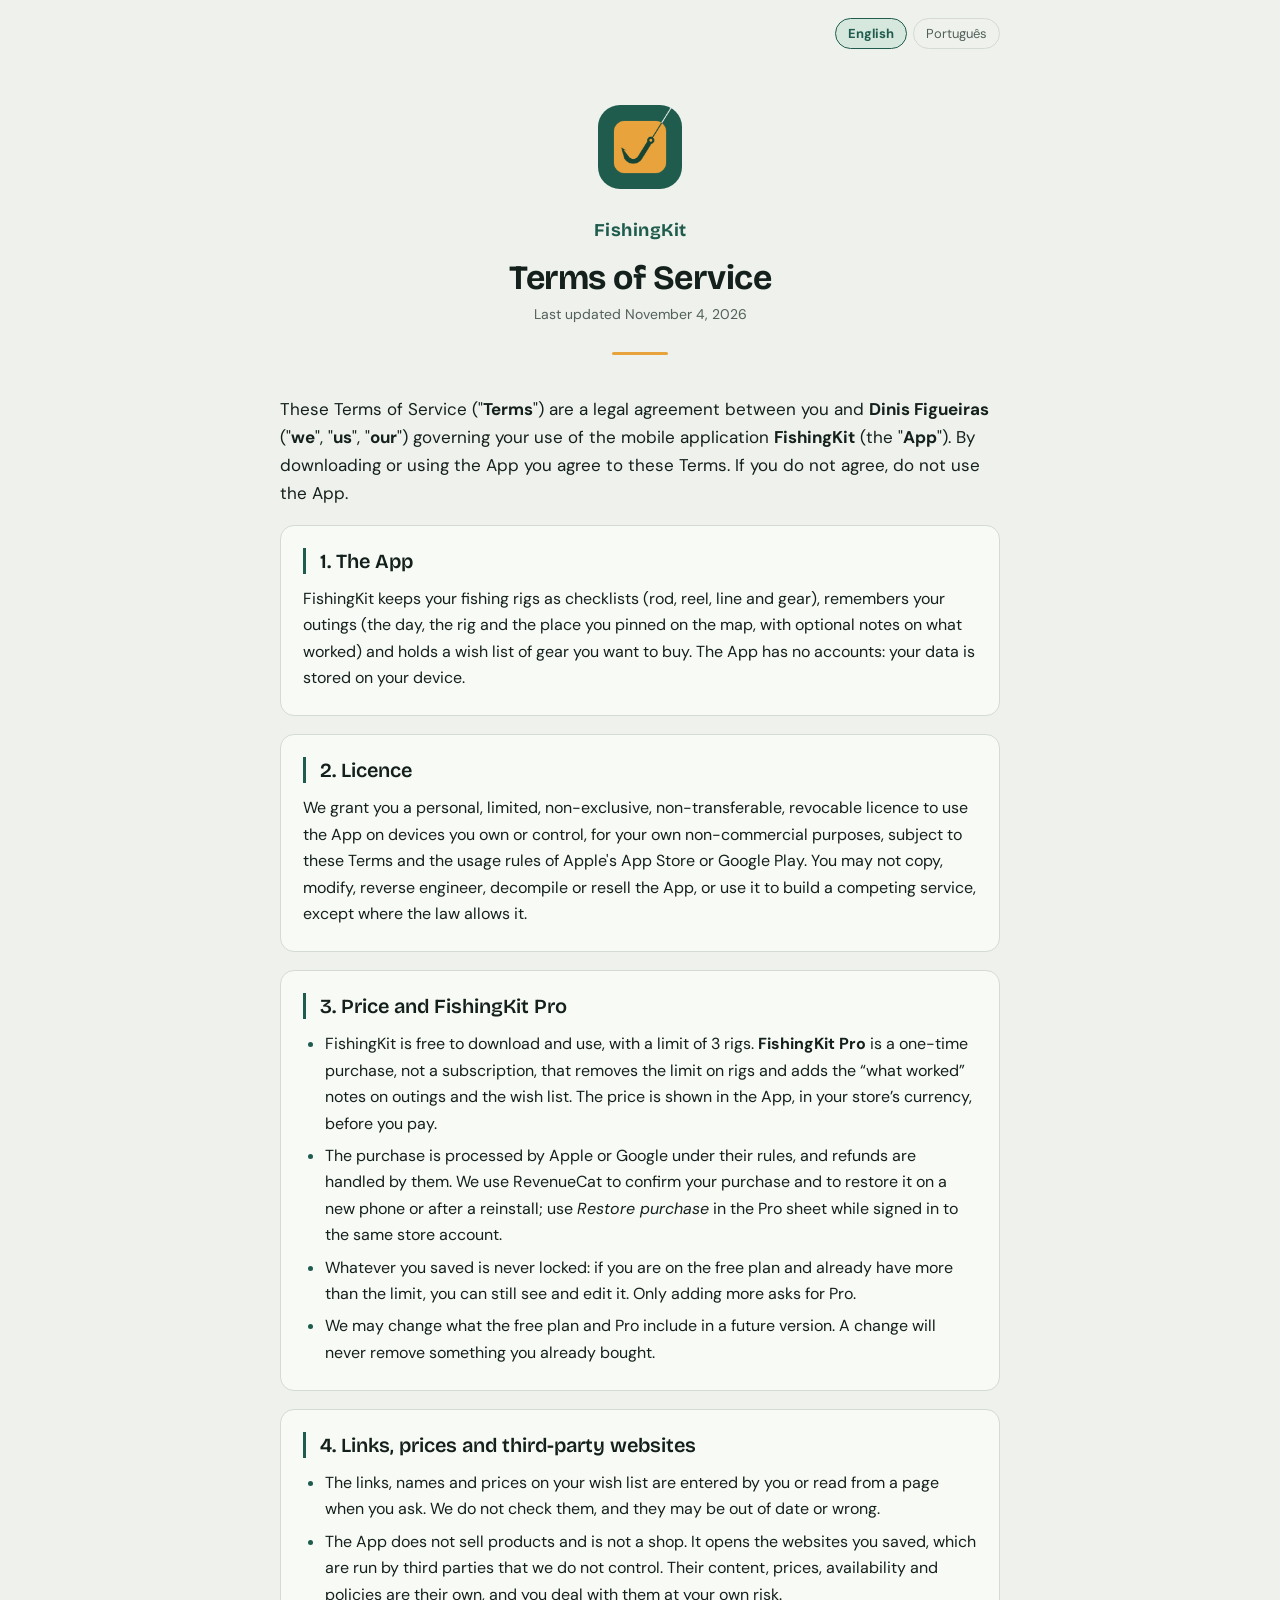
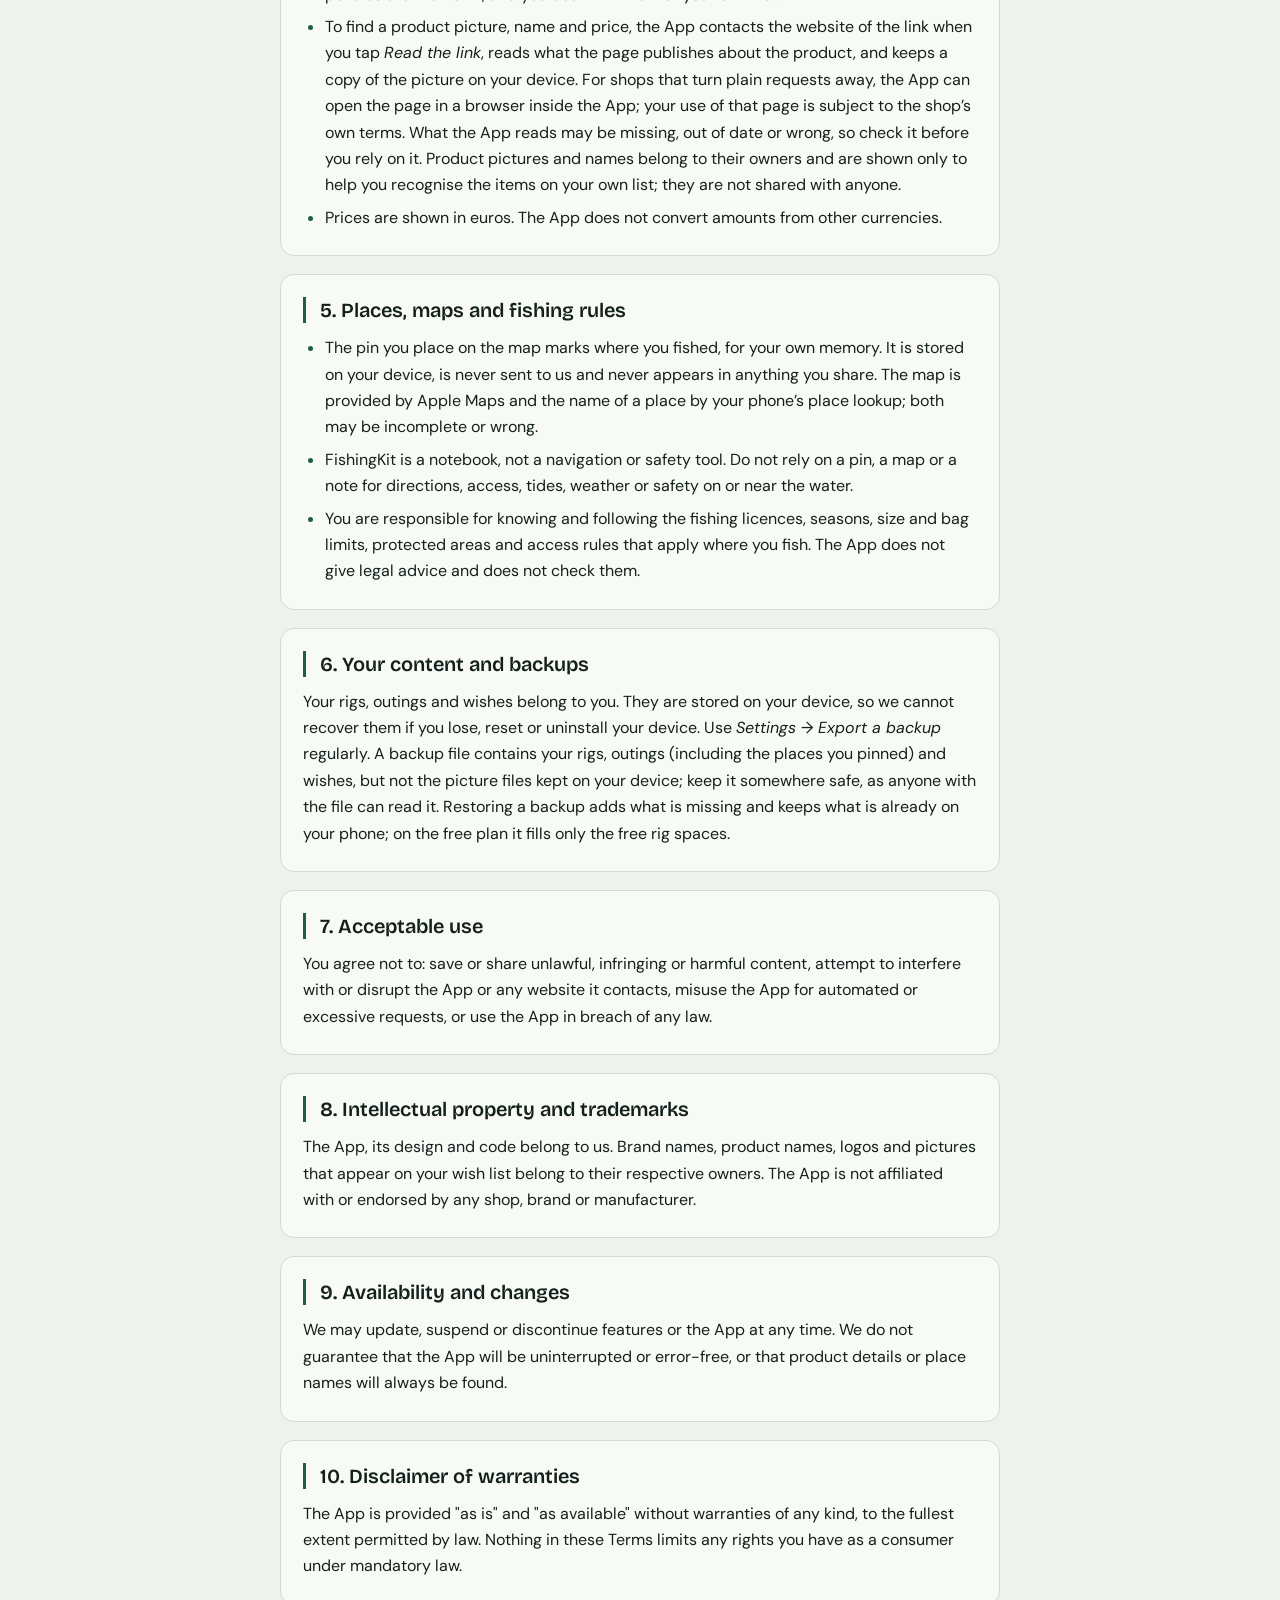
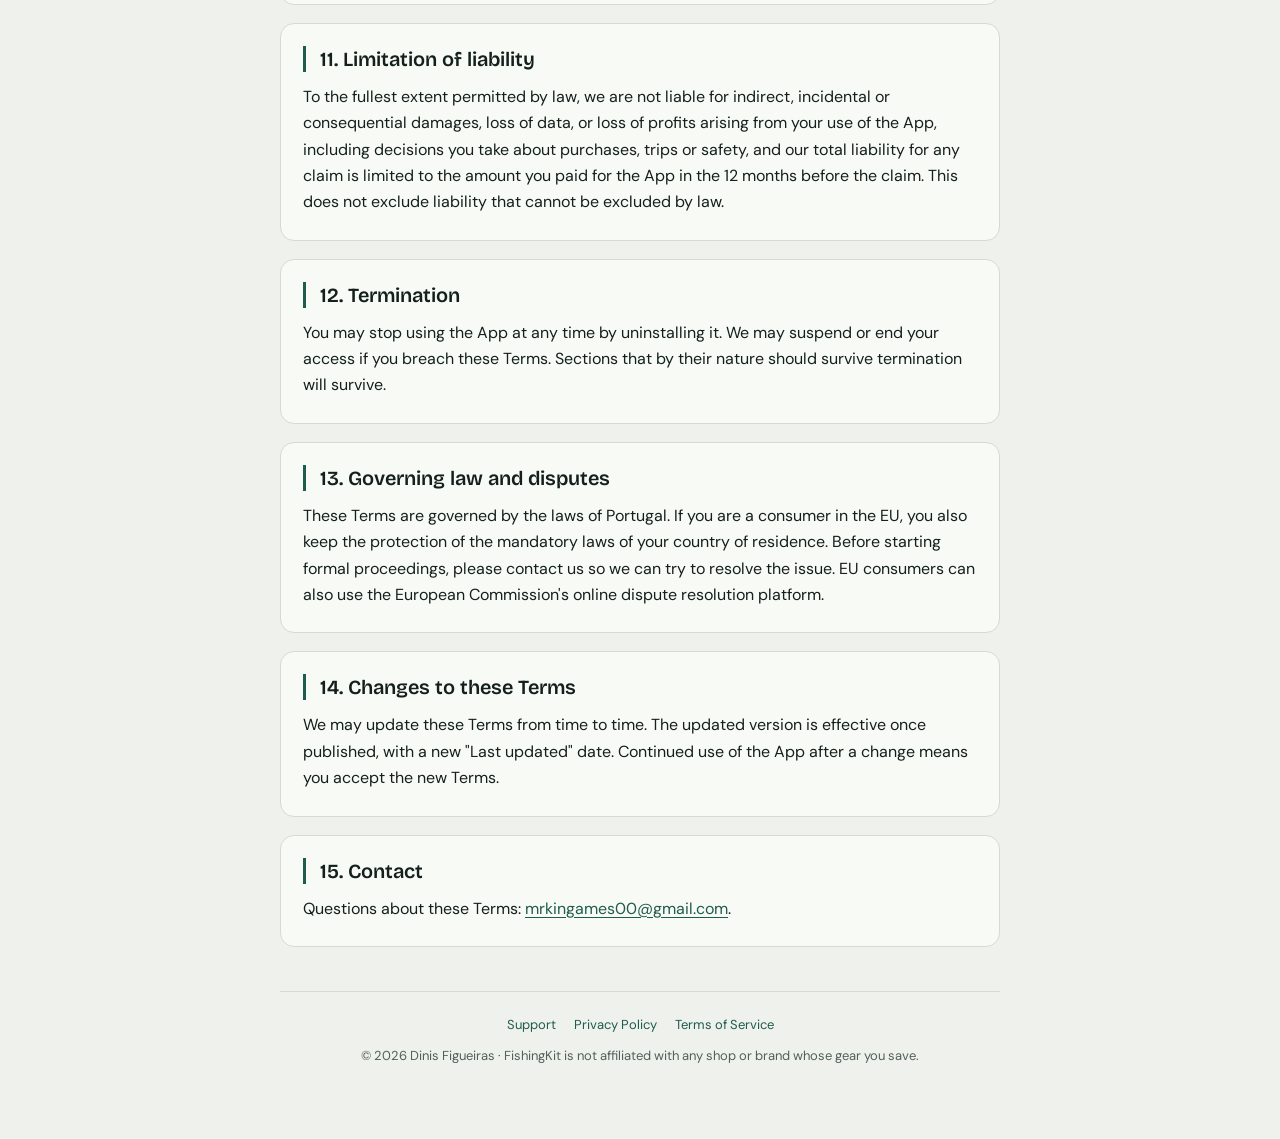
<file: terms.html>
<!DOCTYPE html>
<html lang="en">
<head>
<meta charset="utf-8">
<meta name="viewport" content="width=device-width, initial-scale=1">
<meta name="theme-color" content="#EEF1EC">
<title>FishingKit: Terms of Service</title>
<link rel="icon" href="icon.png">
<link rel="preconnect" href="https://fonts.googleapis.com">
<link rel="stylesheet" href="https://fonts.googleapis.com/css2?family=Bricolage+Grotesque:wght@600;700&amp;family=DM+Sans:wght@400;500;700&amp;display=swap">
<link rel="alternate" hreflang="en" href="terms.html">
<link rel="alternate" hreflang="pt-PT" href="pt/terms.html">
<link rel="stylesheet" href="style.css">
</head>
<body>
<div class="wrap">

<nav class="lang" aria-label="Language"><span aria-current="page">English</span><a href="pt/terms.html" lang="pt-PT">Português</a></nav>

<header class="site-header">
  <a href="./"><img class="logo" src="icon.png" alt="FishingKit" width="84" height="84"></a>
  <div class="lockup">FishingKit</div>
  <h1>Terms of Service</h1>
  <p class="subtitle">Last updated November 4, 2026</p>
  <div class="rule"></div>
</header>

<div class="lead"><p>These Terms of Service ("<strong>Terms</strong>") are a legal agreement between you and <strong>Dinis Figueiras</strong> ("<strong>we</strong>", "<strong>us</strong>", "<strong>our</strong>") governing your use of the mobile application <strong>FishingKit</strong> (the "<strong>App</strong>"). By downloading or using the App you agree to these Terms. If you do not agree, do not use the App.</p></div>

<section><h2>1. The App</h2>
<p>FishingKit keeps your fishing rigs as checklists (rod, reel, line and gear), remembers your outings (the day, the rig and the place you pinned on the map, with optional notes on what worked) and holds a wish list of gear you want to buy. The App has no accounts: your data is stored on your device.</p></section>

<section><h2>2. Licence</h2>
<p>We grant you a personal, limited, non-exclusive, non-transferable, revocable licence to use the App on devices you own or control, for your own non-commercial purposes, subject to these Terms and the usage rules of Apple's App Store or Google Play. You may not copy, modify, reverse engineer, decompile or resell the App, or use it to build a competing service, except where the law allows it.</p></section>

<section><h2>3. Price and FishingKit Pro</h2>
<ul>
  <li>FishingKit is free to download and use, with a limit of 3 rigs. <strong>FishingKit Pro</strong> is a one-time purchase, not a subscription, that removes the limit on rigs and adds the &ldquo;what worked&rdquo; notes on outings and the wish list. The price is shown in the App, in your store&rsquo;s currency, before you pay.</li>
  <li>The purchase is processed by Apple or Google under their rules, and refunds are handled by them. We use RevenueCat to confirm your purchase and to restore it on a new phone or after a reinstall; use <em>Restore purchase</em> in the Pro sheet while signed in to the same store account.</li>
  <li>Whatever you saved is never locked: if you are on the free plan and already have more than the limit, you can still see and edit it. Only adding more asks for Pro.</li>
  <li>We may change what the free plan and Pro include in a future version. A change will never remove something you already bought.</li>
</ul></section>

<section><h2>4. Links, prices and third-party websites</h2>
<ul>
  <li>The links, names and prices on your wish list are entered by you or read from a page when you ask. We do not check them, and they may be out of date or wrong.</li>
  <li>The App does not sell products and is not a shop. It opens the websites you saved, which are run by third parties that we do not control. Their content, prices, availability and policies are their own, and you deal with them at your own risk.</li>
  <li>To find a product picture, name and price, the App contacts the website of the link when you tap <em>Read the link</em>, reads what the page publishes about the product, and keeps a copy of the picture on your device. For shops that turn plain requests away, the App can open the page in a browser inside the App; your use of that page is subject to the shop&rsquo;s own terms. What the App reads may be missing, out of date or wrong, so check it before you rely on it. Product pictures and names belong to their owners and are shown only to help you recognise the items on your own list; they are not shared with anyone.</li>
  <li>Prices are shown in euros. The App does not convert amounts from other currencies.</li>
</ul></section>

<section><h2>5. Places, maps and fishing rules</h2>
<ul>
  <li>The pin you place on the map marks where you fished, for your own memory. It is stored on your device, is never sent to us and never appears in anything you share. The map is provided by Apple Maps and the name of a place by your phone&rsquo;s place lookup; both may be incomplete or wrong.</li>
  <li>FishingKit is a notebook, not a navigation or safety tool. Do not rely on a pin, a map or a note for directions, access, tides, weather or safety on or near the water.</li>
  <li>You are responsible for knowing and following the fishing licences, seasons, size and bag limits, protected areas and access rules that apply where you fish. The App does not give legal advice and does not check them.</li>
</ul></section>

<section><h2>6. Your content and backups</h2>
<p>Your rigs, outings and wishes belong to you. They are stored on your device, so we cannot recover them if you lose, reset or uninstall your device. Use <em>Settings &rarr; Export a backup</em> regularly. A backup file contains your rigs, outings (including the places you pinned) and wishes, but not the picture files kept on your device; keep it somewhere safe, as anyone with the file can read it. Restoring a backup adds what is missing and keeps what is already on your phone; on the free plan it fills only the free rig spaces.</p></section>

<section><h2>7. Acceptable use</h2>
<p>You agree not to: save or share unlawful, infringing or harmful content, attempt to interfere with or disrupt the App or any website it contacts, misuse the App for automated or excessive requests, or use the App in breach of any law.</p></section>

<section><h2>8. Intellectual property and trademarks</h2>
<p>The App, its design and code belong to us. Brand names, product names, logos and pictures that appear on your wish list belong to their respective owners. The App is not affiliated with or endorsed by any shop, brand or manufacturer.</p></section>

<section><h2>9. Availability and changes</h2>
<p>We may update, suspend or discontinue features or the App at any time. We do not guarantee that the App will be uninterrupted or error-free, or that product details or place names will always be found.</p></section>

<section><h2>10. Disclaimer of warranties</h2>
<p>The App is provided "as is" and "as available" without warranties of any kind, to the fullest extent permitted by law. Nothing in these Terms limits any rights you have as a consumer under mandatory law.</p></section>

<section><h2>11. Limitation of liability</h2>
<p>To the fullest extent permitted by law, we are not liable for indirect, incidental or consequential damages, loss of data, or loss of profits arising from your use of the App, including decisions you take about purchases, trips or safety, and our total liability for any claim is limited to the amount you paid for the App in the 12 months before the claim. This does not exclude liability that cannot be excluded by law.</p></section>

<section><h2>12. Termination</h2>
<p>You may stop using the App at any time by uninstalling it. We may suspend or end your access if you breach these Terms. Sections that by their nature should survive termination will survive.</p></section>

<section><h2>13. Governing law and disputes</h2>
<p>These Terms are governed by the laws of Portugal. If you are a consumer in the EU, you also keep the protection of the mandatory laws of your country of residence. Before starting formal proceedings, please contact us so we can try to resolve the issue. EU consumers can also use the European Commission's online dispute resolution platform.</p></section>

<section><h2>14. Changes to these Terms</h2>
<p>We may update these Terms from time to time. The updated version is effective once published, with a new "Last updated" date. Continued use of the App after a change means you accept the new Terms.</p></section>

<section><h2>15. Contact</h2>
<p>Questions about these Terms: <a href="mailto:mrkingames00@gmail.com">mrkingames00@gmail.com</a>.</p></section>

<footer class="site-footer">
  <nav>
    <a href="./">Support</a>
    <a href="privacy.html">Privacy Policy</a>
    <a href="terms.html">Terms of Service</a>
  </nav>
  <div>&copy; 2026 Dinis Figueiras &middot; FishingKit is not affiliated with any shop or brand whose gear you save.</div>
</footer>

</div>
</body>
</html>
</file>
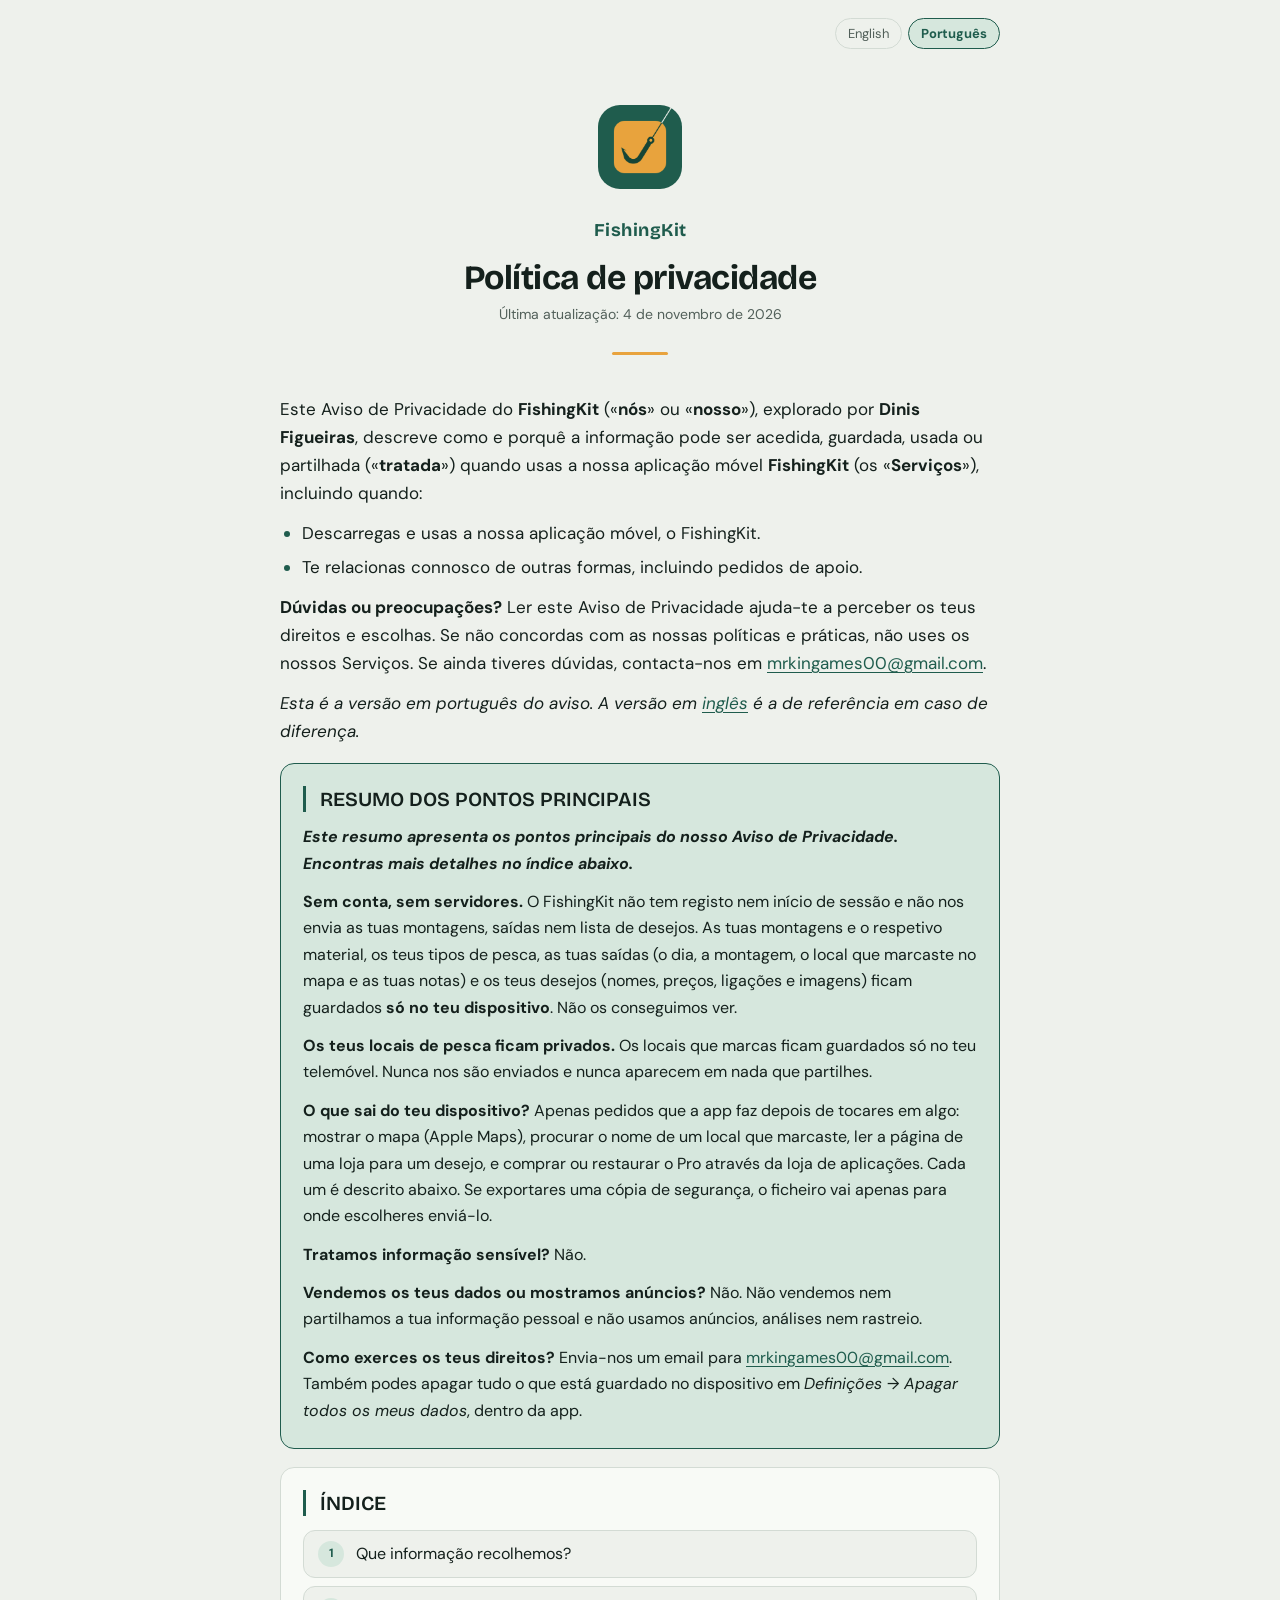
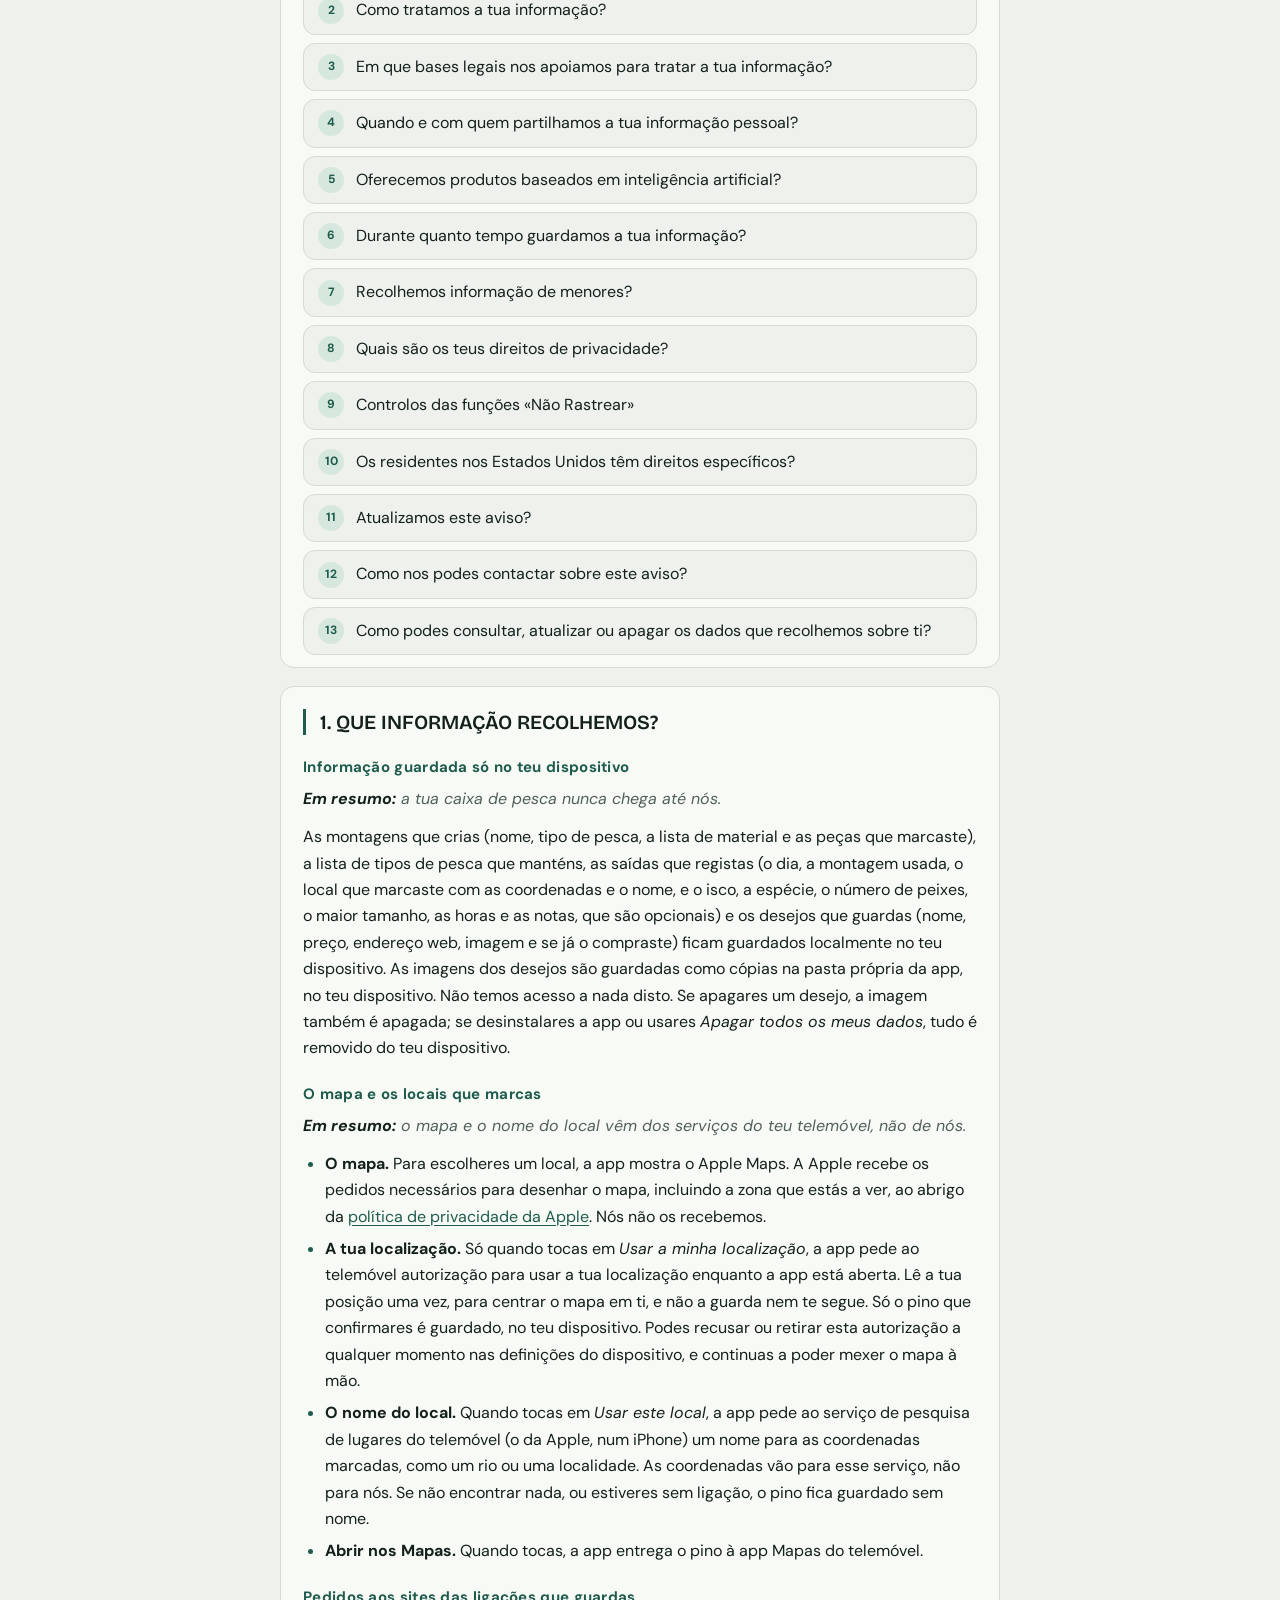
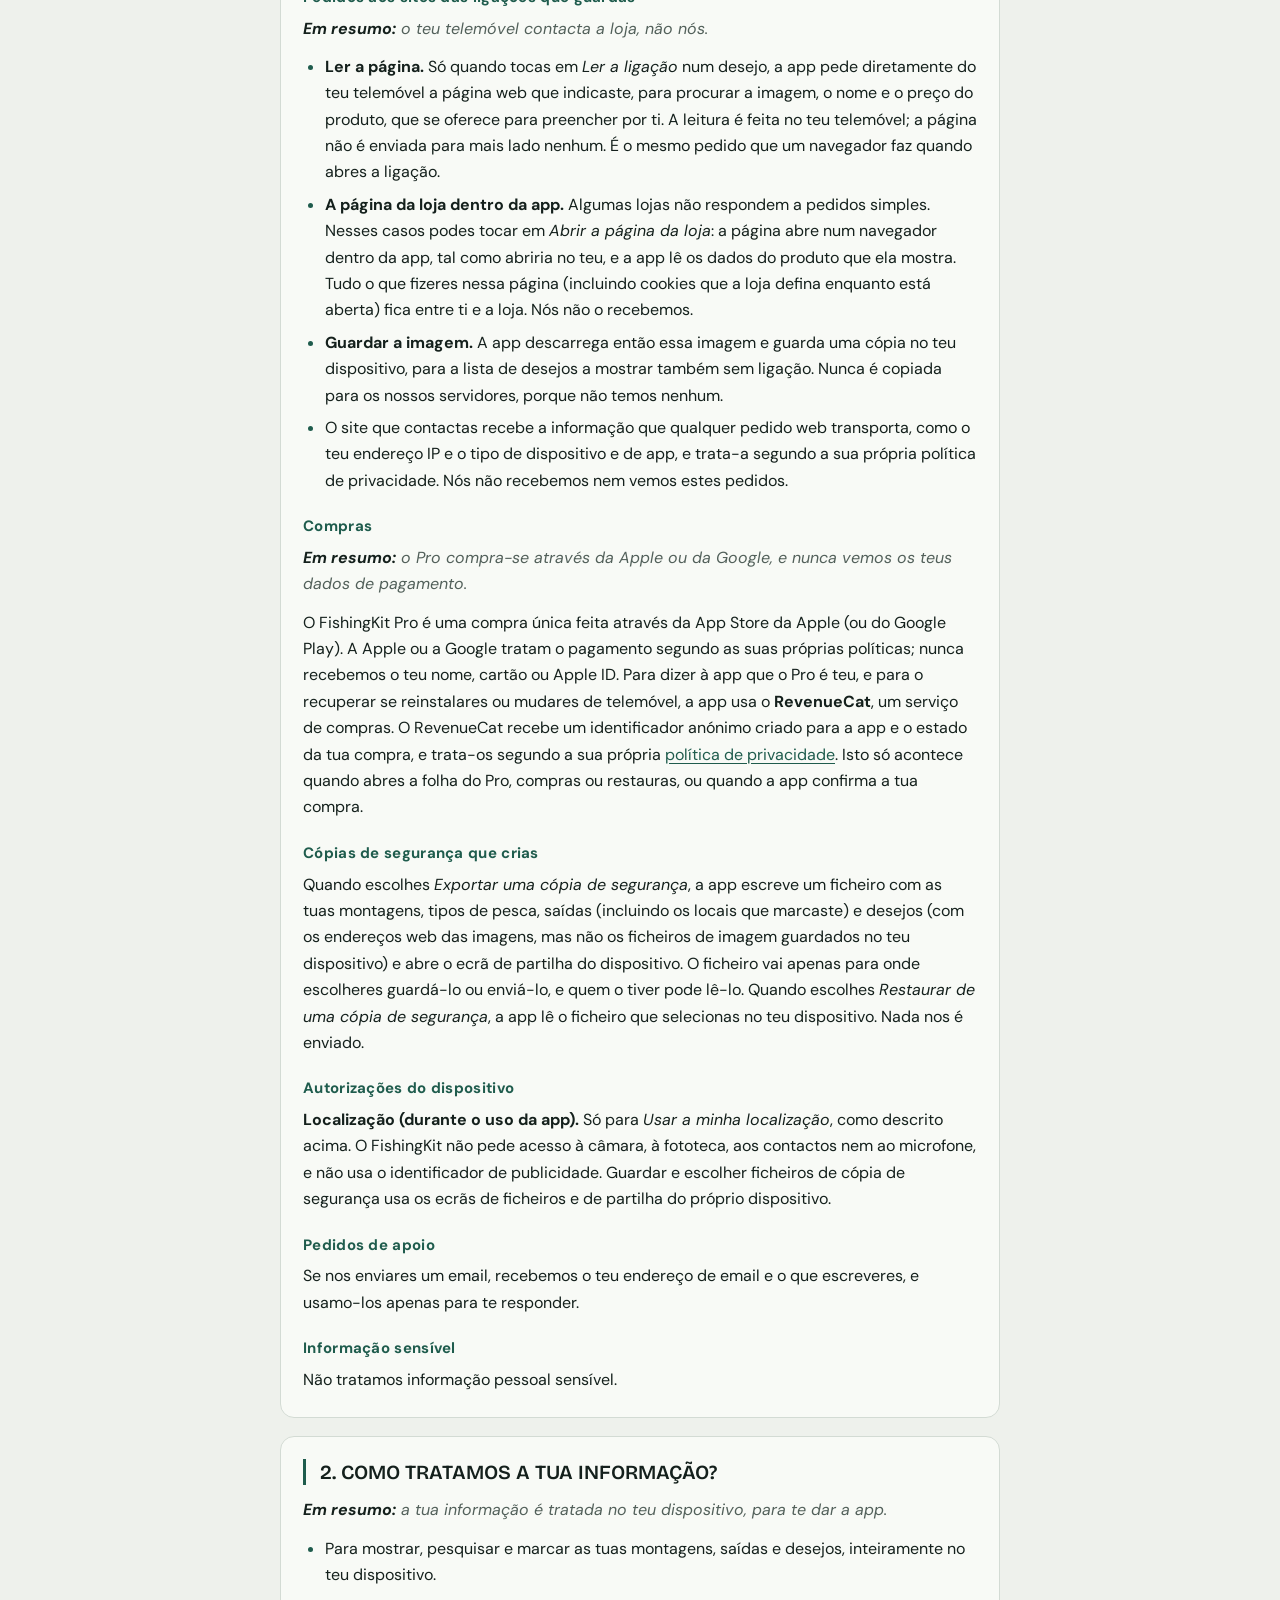
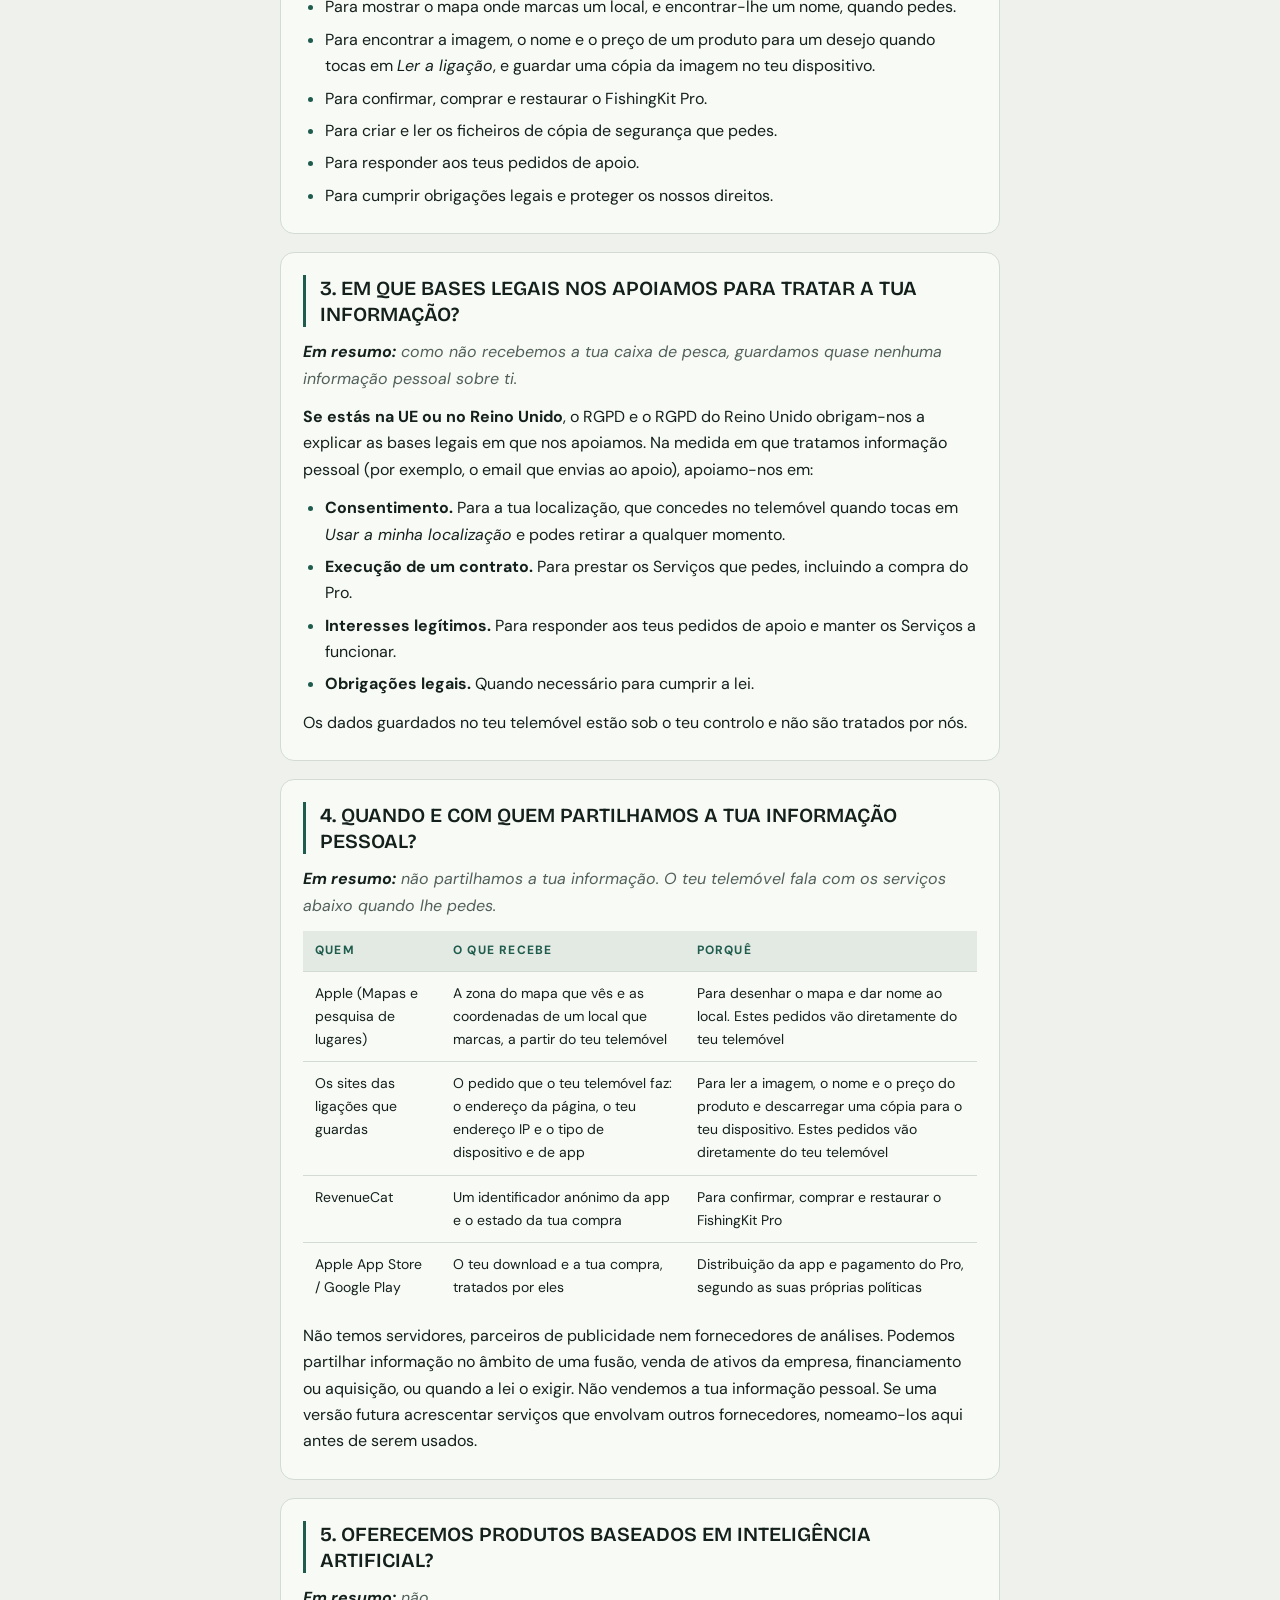
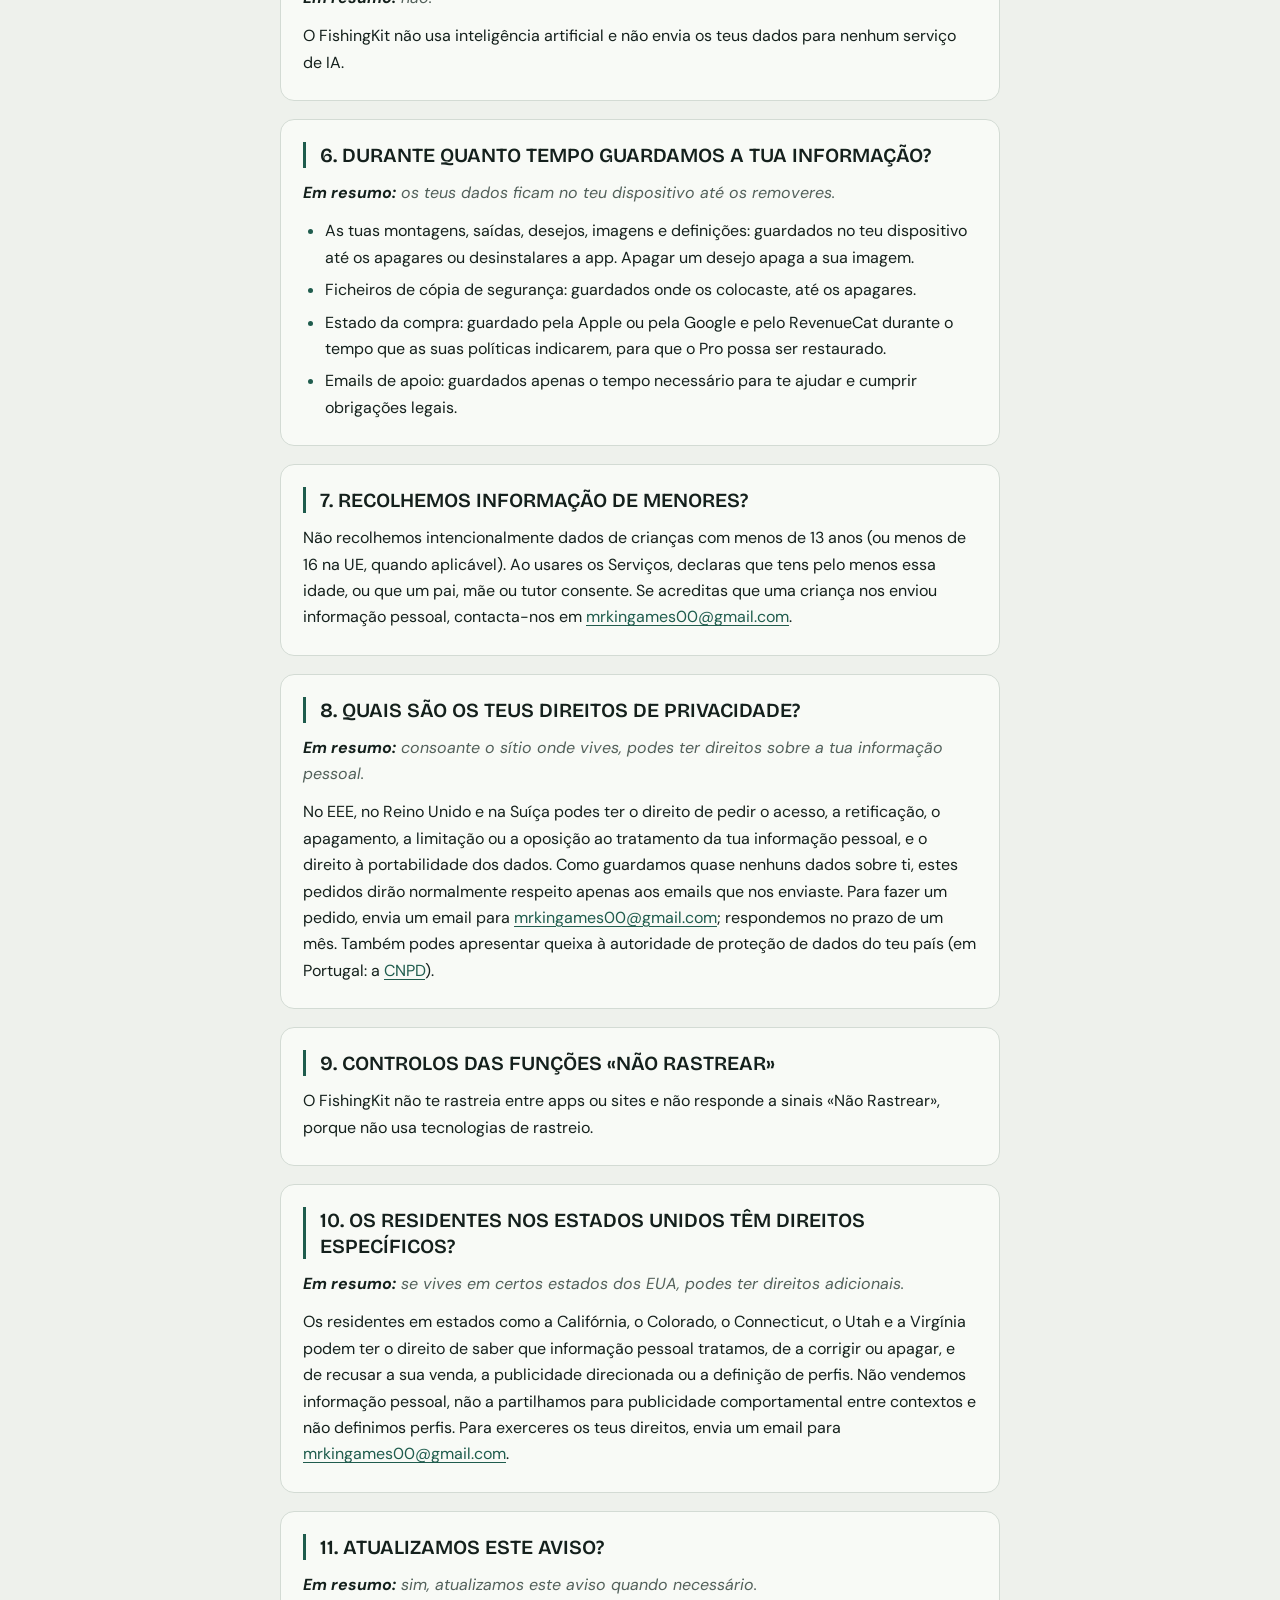
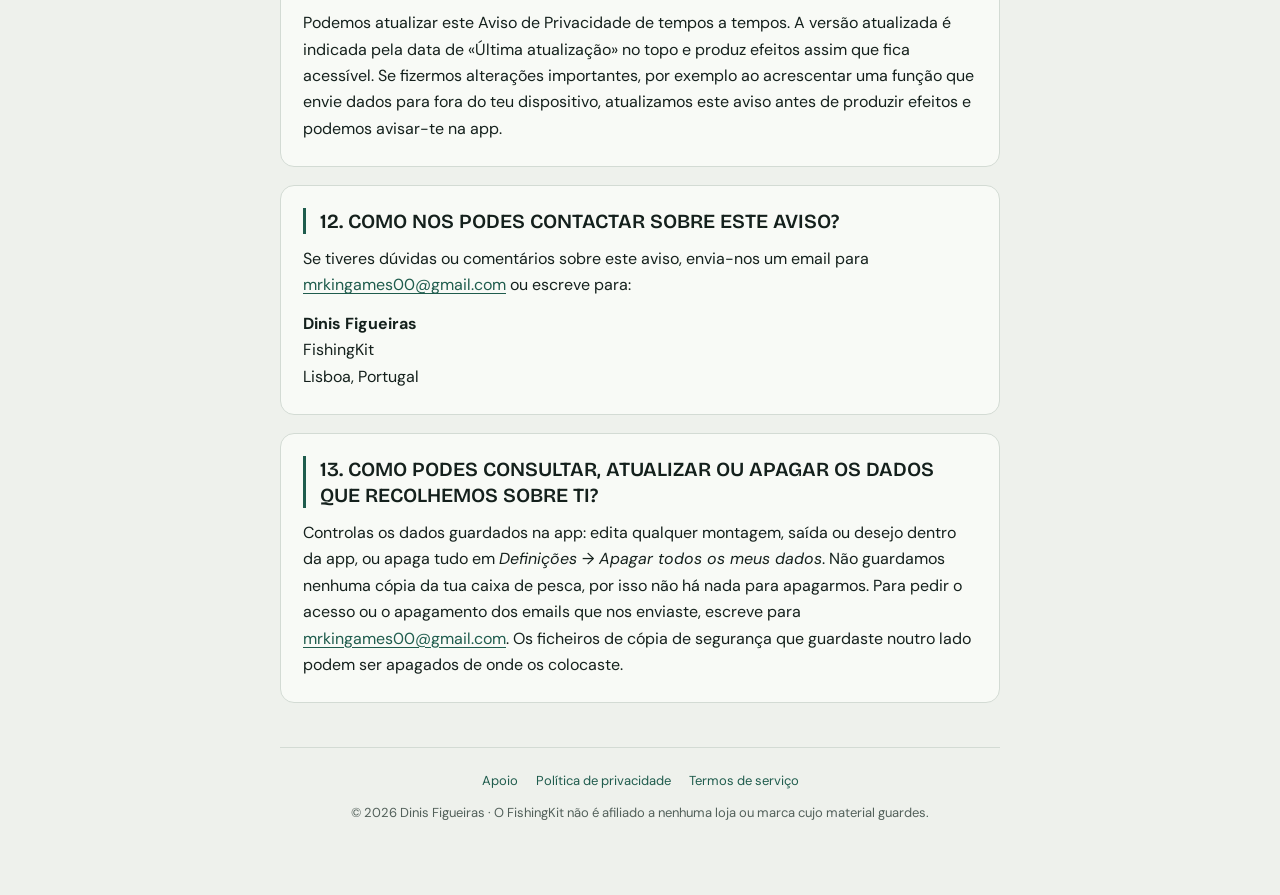
<file: pt/privacy.html>
<!DOCTYPE html>
<html lang="pt-PT">
<head>
<meta charset="utf-8">
<meta name="viewport" content="width=device-width, initial-scale=1">
<meta name="theme-color" content="#EEF1EC">
<title>FishingKit: Política de privacidade</title>
<link rel="icon" href="../icon.png">
<link rel="alternate" hreflang="en" href="../privacy.html">
<link rel="alternate" hreflang="pt-PT" href="privacy.html">
<link rel="preconnect" href="https://fonts.googleapis.com">
<link rel="stylesheet" href="https://fonts.googleapis.com/css2?family=Bricolage+Grotesque:wght@600;700&amp;family=DM+Sans:wght@400;500;700&amp;display=swap">
<link rel="stylesheet" href="../style.css">
</head>
<body>
<div class="wrap">

<nav class="lang" aria-label="Idioma"><a href="../privacy.html" lang="en">English</a><span aria-current="page">Português</span></nav>

<header class="site-header">
  <a href="./"><img class="logo" src="../icon.png" alt="FishingKit" width="84" height="84"></a>
  <div class="lockup">FishingKit</div>
  <h1>Política de privacidade</h1>
  <p class="subtitle">Última atualização: 4 de novembro de 2026</p>
  <div class="rule"></div>
</header>

<div class="lead"><p>Este Aviso de Privacidade do <strong>FishingKit</strong> («<strong>nós</strong>» ou «<strong>nosso</strong>»), explorado por <strong>Dinis Figueiras</strong>, descreve como e porquê a informação pode ser acedida, guardada, usada ou partilhada («<strong>tratada</strong>») quando usas a nossa aplicação móvel <strong>FishingKit</strong> (os «<strong>Serviços</strong>»), incluindo quando:</p>
<ul>
  <li>Descarregas e usas a nossa aplicação móvel, o FishingKit.</li>
  <li>Te relacionas connosco de outras formas, incluindo pedidos de apoio.</li>
</ul>
<p><strong>Dúvidas ou preocupações?</strong> Ler este Aviso de Privacidade ajuda-te a perceber os teus direitos e escolhas. Se não concordas com as nossas políticas e práticas, não uses os nossos Serviços. Se ainda tiveres dúvidas, contacta-nos em <a href="mailto:mrkingames00@gmail.com">mrkingames00@gmail.com</a>.</p>
<p><em>Esta é a versão em português do aviso. A versão em <a href="../privacy.html" lang="en">inglês</a> é a de referência em caso de diferença.</em></p></div>

<section class="summary"><h2>RESUMO DOS PONTOS PRINCIPAIS</h2>
<p><strong><em>Este resumo apresenta os pontos principais do nosso Aviso de Privacidade. Encontras mais detalhes no índice abaixo.</em></strong></p>
<p><strong>Sem conta, sem servidores.</strong> O FishingKit não tem registo nem início de sessão e não nos envia as tuas montagens, saídas nem lista de desejos. As tuas montagens e o respetivo material, os teus tipos de pesca, as tuas saídas (o dia, a montagem, o local que marcaste no mapa e as tuas notas) e os teus desejos (nomes, preços, ligações e imagens) ficam guardados <strong>só no teu dispositivo</strong>. Não os conseguimos ver.</p>
<p><strong>Os teus locais de pesca ficam privados.</strong> Os locais que marcas ficam guardados só no teu telemóvel. Nunca nos são enviados e nunca aparecem em nada que partilhes.</p>
<p><strong>O que sai do teu dispositivo?</strong> Apenas pedidos que a app faz depois de tocares em algo: mostrar o mapa (Apple Maps), procurar o nome de um local que marcaste, ler a página de uma loja para um desejo, e comprar ou restaurar o Pro através da loja de aplicações. Cada um é descrito abaixo. Se exportares uma cópia de segurança, o ficheiro vai apenas para onde escolheres enviá-lo.</p>
<p><strong>Tratamos informação sensível?</strong> Não.</p>
<p><strong>Vendemos os teus dados ou mostramos anúncios?</strong> Não. Não vendemos nem partilhamos a tua informação pessoal e não usamos anúncios, análises nem rastreio.</p>
<p><strong>Como exerces os teus direitos?</strong> Envia-nos um email para <a href="mailto:mrkingames00@gmail.com">mrkingames00@gmail.com</a>. Também podes apagar tudo o que está guardado no dispositivo em <em>Definições &rarr; Apagar todos os meus dados</em>, dentro da app.</p></section>

<section><h2 id="toc">ÍNDICE</h2>
<ol>
  <li><a href="#infocollect">Que informação recolhemos?</a></li>
  <li><a href="#infouse">Como tratamos a tua informação?</a></li>
  <li><a href="#legalbases">Em que bases legais nos apoiamos para tratar a tua informação?</a></li>
  <li><a href="#whoshare">Quando e com quem partilhamos a tua informação pessoal?</a></li>
  <li><a href="#ai">Oferecemos produtos baseados em inteligência artificial?</a></li>
  <li><a href="#inforetain">Durante quanto tempo guardamos a tua informação?</a></li>
  <li><a href="#infominors">Recolhemos informação de menores?</a></li>
  <li><a href="#privacyrights">Quais são os teus direitos de privacidade?</a></li>
  <li><a href="#DNT">Controlos das funções «Não Rastrear»</a></li>
  <li><a href="#uslaws">Os residentes nos Estados Unidos têm direitos específicos?</a></li>
  <li><a href="#policyupdates">Atualizamos este aviso?</a></li>
  <li><a href="#contact">Como nos podes contactar sobre este aviso?</a></li>
  <li><a href="#request">Como podes consultar, atualizar ou apagar os dados que recolhemos sobre ti?</a></li>
</ol></section>

<section><h2 id="infocollect">1. QUE INFORMAÇÃO RECOLHEMOS?</h2>
<h3>Informação guardada só no teu dispositivo</h3>
<p class="short"><strong>Em resumo:</strong> a tua caixa de pesca nunca chega até nós.</p>
<p>As montagens que crias (nome, tipo de pesca, a lista de material e as peças que marcaste), a lista de tipos de pesca que manténs, as saídas que registas (o dia, a montagem usada, o local que marcaste com as coordenadas e o nome, e o isco, a espécie, o número de peixes, o maior tamanho, as horas e as notas, que são opcionais) e os desejos que guardas (nome, preço, endereço web, imagem e se já o compraste) ficam guardados localmente no teu dispositivo. As imagens dos desejos são guardadas como cópias na pasta própria da app, no teu dispositivo. Não temos acesso a nada disto. Se apagares um desejo, a imagem também é apagada; se desinstalares a app ou usares <em>Apagar todos os meus dados</em>, tudo é removido do teu dispositivo.</p>

<h3>O mapa e os locais que marcas</h3>
<p class="short"><strong>Em resumo:</strong> o mapa e o nome do local vêm dos serviços do teu telemóvel, não de nós.</p>
<ul>
  <li><strong>O mapa.</strong> Para escolheres um local, a app mostra o Apple Maps. A Apple recebe os pedidos necessários para desenhar o mapa, incluindo a zona que estás a ver, ao abrigo da <a href="https://www.apple.com/legal/privacy/" target="_blank" rel="noopener noreferrer">política de privacidade da Apple</a>. Nós não os recebemos.</li>
  <li><strong>A tua localização.</strong> Só quando tocas em <em>Usar a minha localização</em>, a app pede ao telemóvel autorização para usar a tua localização enquanto a app está aberta. Lê a tua posição uma vez, para centrar o mapa em ti, e não a guarda nem te segue. Só o pino que confirmares é guardado, no teu dispositivo. Podes recusar ou retirar esta autorização a qualquer momento nas definições do dispositivo, e continuas a poder mexer o mapa à mão.</li>
  <li><strong>O nome do local.</strong> Quando tocas em <em>Usar este local</em>, a app pede ao serviço de pesquisa de lugares do telemóvel (o da Apple, num iPhone) um nome para as coordenadas marcadas, como um rio ou uma localidade. As coordenadas vão para esse serviço, não para nós. Se não encontrar nada, ou estiveres sem ligação, o pino fica guardado sem nome.</li>
  <li><strong>Abrir nos Mapas.</strong> Quando tocas, a app entrega o pino à app Mapas do telemóvel.</li>
</ul>

<h3>Pedidos aos sites das ligações que guardas</h3>
<p class="short"><strong>Em resumo:</strong> o teu telemóvel contacta a loja, não nós.</p>
<ul>
  <li><strong>Ler a página.</strong> Só quando tocas em <em>Ler a ligação</em> num desejo, a app pede diretamente do teu telemóvel a página web que indicaste, para procurar a imagem, o nome e o preço do produto, que se oferece para preencher por ti. A leitura é feita no teu telemóvel; a página não é enviada para mais lado nenhum. É o mesmo pedido que um navegador faz quando abres a ligação.</li>
  <li><strong>A página da loja dentro da app.</strong> Algumas lojas não respondem a pedidos simples. Nesses casos podes tocar em <em>Abrir a página da loja</em>: a página abre num navegador dentro da app, tal como abriria no teu, e a app lê os dados do produto que ela mostra. Tudo o que fizeres nessa página (incluindo cookies que a loja defina enquanto está aberta) fica entre ti e a loja. Nós não o recebemos.</li>
  <li><strong>Guardar a imagem.</strong> A app descarrega então essa imagem e guarda uma cópia no teu dispositivo, para a lista de desejos a mostrar também sem ligação. Nunca é copiada para os nossos servidores, porque não temos nenhum.</li>
  <li>O site que contactas recebe a informação que qualquer pedido web transporta, como o teu endereço IP e o tipo de dispositivo e de app, e trata-a segundo a sua própria política de privacidade. Nós não recebemos nem vemos estes pedidos.</li>
</ul>

<h3>Compras</h3>
<p class="short"><strong>Em resumo:</strong> o Pro compra-se através da Apple ou da Google, e nunca vemos os teus dados de pagamento.</p>
<p>O FishingKit Pro é uma compra única feita através da App Store da Apple (ou do Google Play). A Apple ou a Google tratam o pagamento segundo as suas próprias políticas; nunca recebemos o teu nome, cartão ou Apple ID. Para dizer à app que o Pro é teu, e para o recuperar se reinstalares ou mudares de telemóvel, a app usa o <strong>RevenueCat</strong>, um serviço de compras. O RevenueCat recebe um identificador anónimo criado para a app e o estado da tua compra, e trata-os segundo a sua própria <a href="https://www.revenuecat.com/privacy" target="_blank" rel="noopener noreferrer">política de privacidade</a>. Isto só acontece quando abres a folha do Pro, compras ou restauras, ou quando a app confirma a tua compra.</p>

<h3>Cópias de segurança que crias</h3>
<p>Quando escolhes <em>Exportar uma cópia de segurança</em>, a app escreve um ficheiro com as tuas montagens, tipos de pesca, saídas (incluindo os locais que marcaste) e desejos (com os endereços web das imagens, mas não os ficheiros de imagem guardados no teu dispositivo) e abre o ecrã de partilha do dispositivo. O ficheiro vai apenas para onde escolheres guardá-lo ou enviá-lo, e quem o tiver pode lê-lo. Quando escolhes <em>Restaurar de uma cópia de segurança</em>, a app lê o ficheiro que selecionas no teu dispositivo. Nada nos é enviado.</p>

<h3>Autorizações do dispositivo</h3>
<p><strong>Localização (durante o uso da app).</strong> Só para <em>Usar a minha localização</em>, como descrito acima. O FishingKit não pede acesso à câmara, à fototeca, aos contactos nem ao microfone, e não usa o identificador de publicidade. Guardar e escolher ficheiros de cópia de segurança usa os ecrãs de ficheiros e de partilha do próprio dispositivo.</p>

<h3>Pedidos de apoio</h3>
<p>Se nos enviares um email, recebemos o teu endereço de email e o que escreveres, e usamo-los apenas para te responder.</p>

<h3>Informação sensível</h3>
<p>Não tratamos informação pessoal sensível.</p></section>

<section><h2 id="infouse">2. COMO TRATAMOS A TUA INFORMAÇÃO?</h2>
<p class="short"><strong>Em resumo:</strong> a tua informação é tratada no teu dispositivo, para te dar a app.</p>
<ul>
  <li>Para mostrar, pesquisar e marcar as tuas montagens, saídas e desejos, inteiramente no teu dispositivo.</li>
  <li>Para mostrar o mapa onde marcas um local, e encontrar-lhe um nome, quando pedes.</li>
  <li>Para encontrar a imagem, o nome e o preço de um produto para um desejo quando tocas em <em>Ler a ligação</em>, e guardar uma cópia da imagem no teu dispositivo.</li>
  <li>Para confirmar, comprar e restaurar o FishingKit Pro.</li>
  <li>Para criar e ler os ficheiros de cópia de segurança que pedes.</li>
  <li>Para responder aos teus pedidos de apoio.</li>
  <li>Para cumprir obrigações legais e proteger os nossos direitos.</li>
</ul></section>

<section><h2 id="legalbases">3. EM QUE BASES LEGAIS NOS APOIAMOS PARA TRATAR A TUA INFORMAÇÃO?</h2>
<p class="short"><strong>Em resumo:</strong> como não recebemos a tua caixa de pesca, guardamos quase nenhuma informação pessoal sobre ti.</p>
<p><strong>Se estás na UE ou no Reino Unido</strong>, o RGPD e o RGPD do Reino Unido obrigam-nos a explicar as bases legais em que nos apoiamos. Na medida em que tratamos informação pessoal (por exemplo, o email que envias ao apoio), apoiamo-nos em:</p>
<ul>
  <li><strong>Consentimento.</strong> Para a tua localização, que concedes no telemóvel quando tocas em <em>Usar a minha localização</em> e podes retirar a qualquer momento.</li>
  <li><strong>Execução de um contrato.</strong> Para prestar os Serviços que pedes, incluindo a compra do Pro.</li>
  <li><strong>Interesses legítimos.</strong> Para responder aos teus pedidos de apoio e manter os Serviços a funcionar.</li>
  <li><strong>Obrigações legais.</strong> Quando necessário para cumprir a lei.</li>
</ul>
<p>Os dados guardados no teu telemóvel estão sob o teu controlo e não são tratados por nós.</p></section>

<section><h2 id="whoshare">4. QUANDO E COM QUEM PARTILHAMOS A TUA INFORMAÇÃO PESSOAL?</h2>
<p class="short"><strong>Em resumo:</strong> não partilhamos a tua informação. O teu telemóvel fala com os serviços abaixo quando lhe pedes.</p>
<div class="table-scroll"><table>
  <tr><th>Quem</th><th>O que recebe</th><th>Porquê</th></tr>
  <tr><td>Apple (Mapas e pesquisa de lugares)</td><td>A zona do mapa que vês e as coordenadas de um local que marcas, a partir do teu telemóvel</td><td>Para desenhar o mapa e dar nome ao local. Estes pedidos vão diretamente do teu telemóvel</td></tr>
  <tr><td>Os sites das ligações que guardas</td><td>O pedido que o teu telemóvel faz: o endereço da página, o teu endereço IP e o tipo de dispositivo e de app</td><td>Para ler a imagem, o nome e o preço do produto e descarregar uma cópia para o teu dispositivo. Estes pedidos vão diretamente do teu telemóvel</td></tr>
  <tr><td>RevenueCat</td><td>Um identificador anónimo da app e o estado da tua compra</td><td>Para confirmar, comprar e restaurar o FishingKit Pro</td></tr>
  <tr><td>Apple App Store / Google Play</td><td>O teu download e a tua compra, tratados por eles</td><td>Distribuição da app e pagamento do Pro, segundo as suas próprias políticas</td></tr>
</table></div>
<p>Não temos servidores, parceiros de publicidade nem fornecedores de análises. Podemos partilhar informação no âmbito de uma fusão, venda de ativos da empresa, financiamento ou aquisição, ou quando a lei o exigir. Não vendemos a tua informação pessoal. Se uma versão futura acrescentar serviços que envolvam outros fornecedores, nomeamo-los aqui antes de serem usados.</p></section>

<section><h2 id="ai">5. OFERECEMOS PRODUTOS BASEADOS EM INTELIGÊNCIA ARTIFICIAL?</h2>
<p class="short"><strong>Em resumo:</strong> não.</p>
<p>O FishingKit não usa inteligência artificial e não envia os teus dados para nenhum serviço de IA.</p></section>

<section><h2 id="inforetain">6. DURANTE QUANTO TEMPO GUARDAMOS A TUA INFORMAÇÃO?</h2>
<p class="short"><strong>Em resumo:</strong> os teus dados ficam no teu dispositivo até os removeres.</p>
<ul>
  <li>As tuas montagens, saídas, desejos, imagens e definições: guardados no teu dispositivo até os apagares ou desinstalares a app. Apagar um desejo apaga a sua imagem.</li>
  <li>Ficheiros de cópia de segurança: guardados onde os colocaste, até os apagares.</li>
  <li>Estado da compra: guardado pela Apple ou pela Google e pelo RevenueCat durante o tempo que as suas políticas indicarem, para que o Pro possa ser restaurado.</li>
  <li>Emails de apoio: guardados apenas o tempo necessário para te ajudar e cumprir obrigações legais.</li>
</ul></section>

<section><h2 id="infominors">7. RECOLHEMOS INFORMAÇÃO DE MENORES?</h2>
<p>Não recolhemos intencionalmente dados de crianças com menos de 13 anos (ou menos de 16 na UE, quando aplicável). Ao usares os Serviços, declaras que tens pelo menos essa idade, ou que um pai, mãe ou tutor consente. Se acreditas que uma criança nos enviou informação pessoal, contacta-nos em <a href="mailto:mrkingames00@gmail.com">mrkingames00@gmail.com</a>.</p></section>

<section><h2 id="privacyrights">8. QUAIS SÃO OS TEUS DIREITOS DE PRIVACIDADE?</h2>
<p class="short"><strong>Em resumo:</strong> consoante o sítio onde vives, podes ter direitos sobre a tua informação pessoal.</p>
<p>No EEE, no Reino Unido e na Suíça podes ter o direito de pedir o acesso, a retificação, o apagamento, a limitação ou a oposição ao tratamento da tua informação pessoal, e o direito à portabilidade dos dados. Como guardamos quase nenhuns dados sobre ti, estes pedidos dirão normalmente respeito apenas aos emails que nos enviaste. Para fazer um pedido, envia um email para <a href="mailto:mrkingames00@gmail.com">mrkingames00@gmail.com</a>; respondemos no prazo de um mês. Também podes apresentar queixa à autoridade de proteção de dados do teu país (em Portugal: a <a href="https://www.cnpd.pt" target="_blank" rel="noopener noreferrer">CNPD</a>).</p></section>

<section><h2 id="DNT">9. CONTROLOS DAS FUNÇÕES «NÃO RASTREAR»</h2>
<p>O FishingKit não te rastreia entre apps ou sites e não responde a sinais «Não Rastrear», porque não usa tecnologias de rastreio.</p></section>

<section><h2 id="uslaws">10. OS RESIDENTES NOS ESTADOS UNIDOS TÊM DIREITOS ESPECÍFICOS?</h2>
<p class="short"><strong>Em resumo:</strong> se vives em certos estados dos EUA, podes ter direitos adicionais.</p>
<p>Os residentes em estados como a Califórnia, o Colorado, o Connecticut, o Utah e a Virgínia podem ter o direito de saber que informação pessoal tratamos, de a corrigir ou apagar, e de recusar a sua venda, a publicidade direcionada ou a definição de perfis. Não vendemos informação pessoal, não a partilhamos para publicidade comportamental entre contextos e não definimos perfis. Para exerceres os teus direitos, envia um email para <a href="mailto:mrkingames00@gmail.com">mrkingames00@gmail.com</a>.</p></section>

<section><h2 id="policyupdates">11. ATUALIZAMOS ESTE AVISO?</h2>
<p class="short"><strong>Em resumo:</strong> sim, atualizamos este aviso quando necessário.</p>
<p>Podemos atualizar este Aviso de Privacidade de tempos a tempos. A versão atualizada é indicada pela data de «Última atualização» no topo e produz efeitos assim que fica acessível. Se fizermos alterações importantes, por exemplo ao acrescentar uma função que envie dados para fora do teu dispositivo, atualizamos este aviso antes de produzir efeitos e podemos avisar-te na app.</p></section>

<section><h2 id="contact">12. COMO NOS PODES CONTACTAR SOBRE ESTE AVISO?</h2>
<p>Se tiveres dúvidas ou comentários sobre este aviso, envia-nos um email para <a href="mailto:mrkingames00@gmail.com">mrkingames00@gmail.com</a> ou escreve para:</p>
<p><strong>Dinis Figueiras</strong><br>FishingKit<br>Lisboa, Portugal</p></section>

<section><h2 id="request">13. COMO PODES CONSULTAR, ATUALIZAR OU APAGAR OS DADOS QUE RECOLHEMOS SOBRE TI?</h2>
<p>Controlas os dados guardados na app: edita qualquer montagem, saída ou desejo dentro da app, ou apaga tudo em <em>Definições &rarr; Apagar todos os meus dados</em>. Não guardamos nenhuma cópia da tua caixa de pesca, por isso não há nada para apagarmos. Para pedir o acesso ou o apagamento dos emails que nos enviaste, escreve para <a href="mailto:mrkingames00@gmail.com">mrkingames00@gmail.com</a>. Os ficheiros de cópia de segurança que guardaste noutro lado podem ser apagados de onde os colocaste.</p></section>

<footer class="site-footer">
  <nav>
    <a href="./">Apoio</a>
    <a href="privacy.html">Política de privacidade</a>
    <a href="terms.html">Termos de serviço</a>
  </nav>
  <div>&copy; 2026 Dinis Figueiras &middot; O FishingKit não é afiliado a nenhuma loja ou marca cujo material guardes.</div>
</footer>

</div>
</body>
</html>
</file>
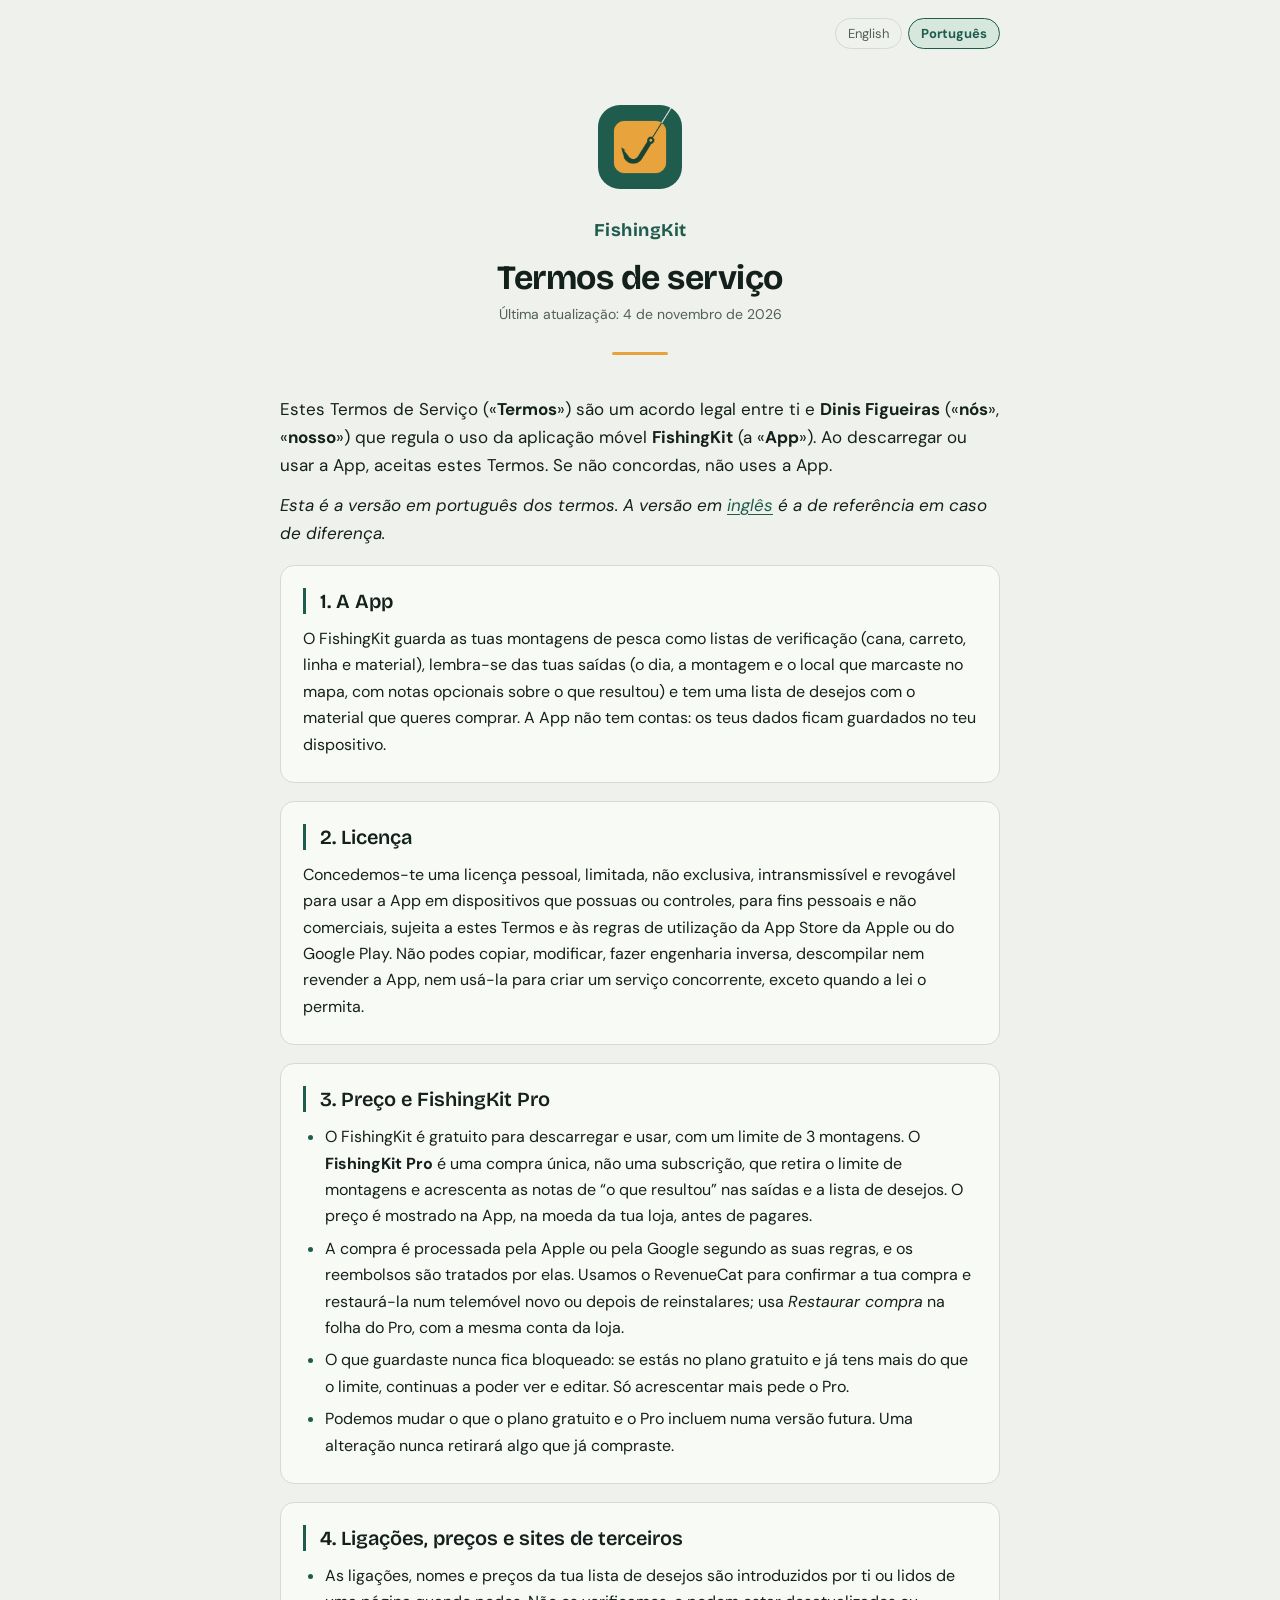
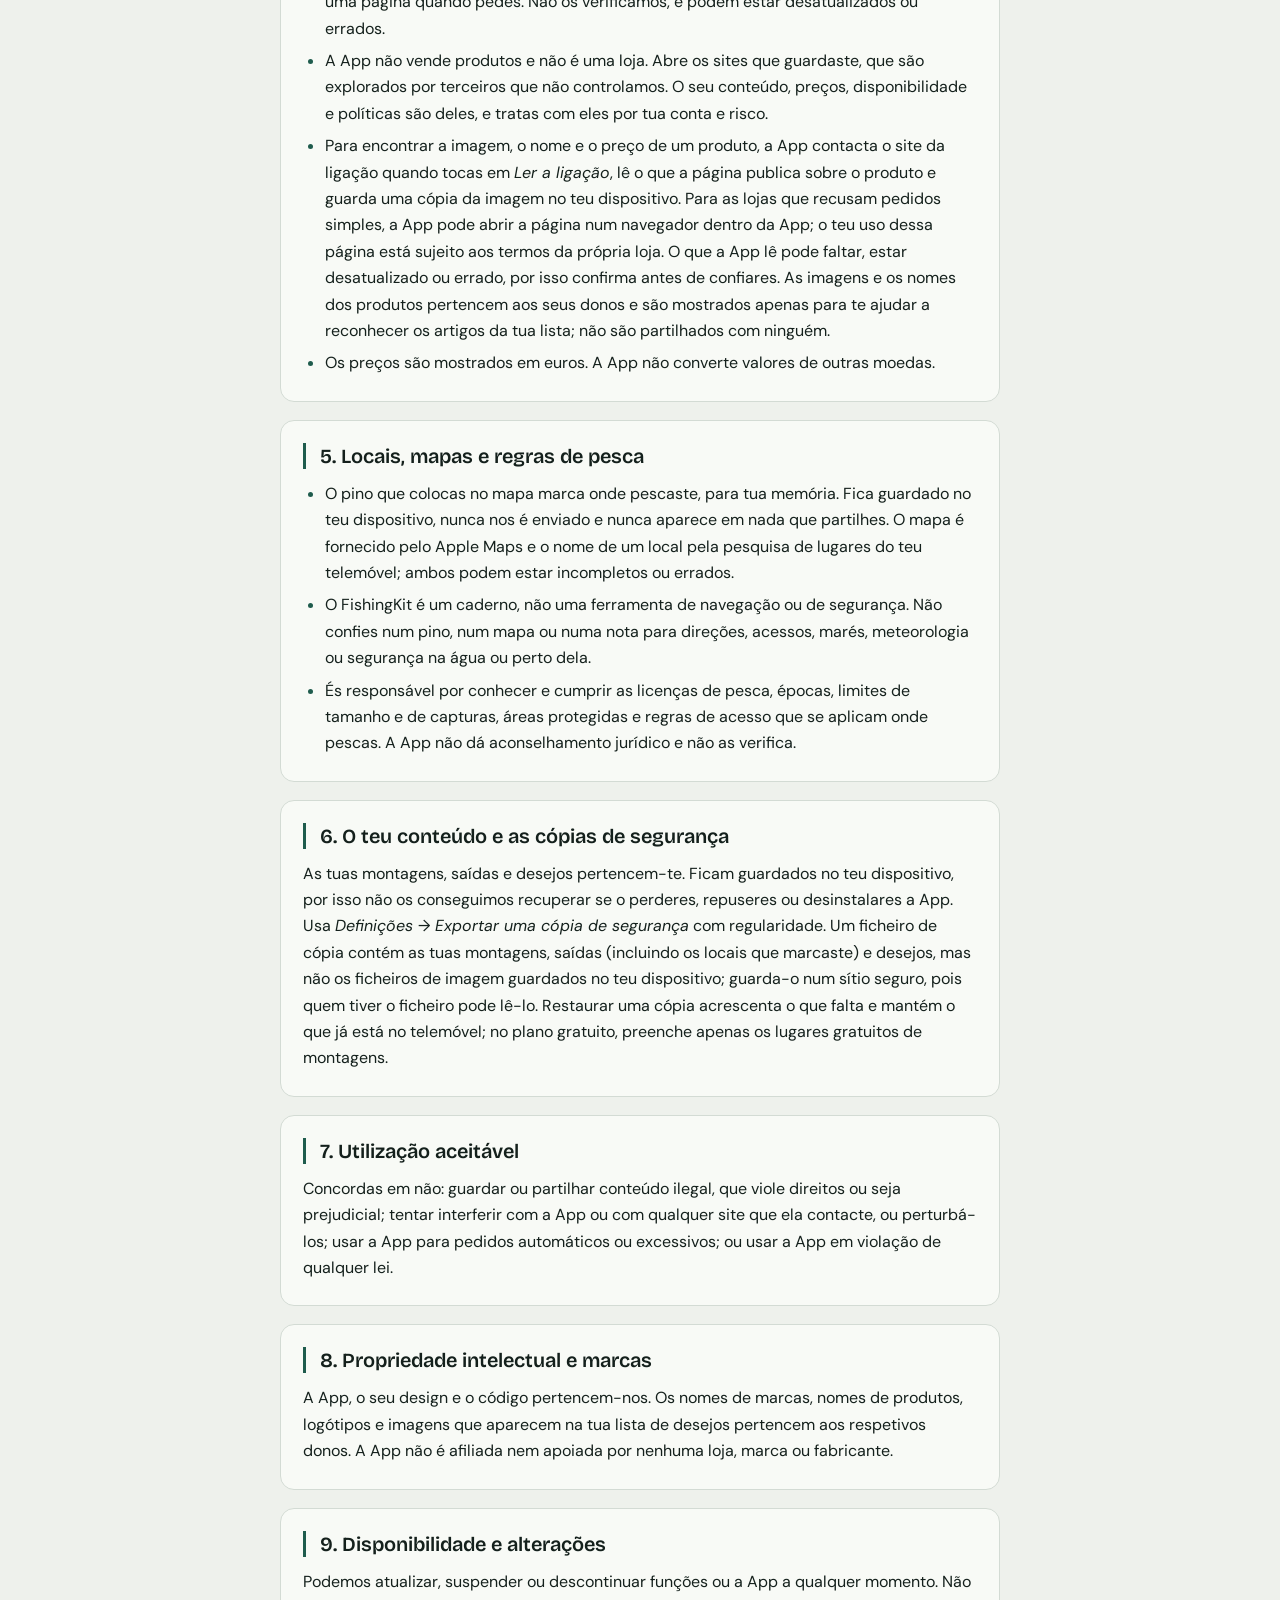
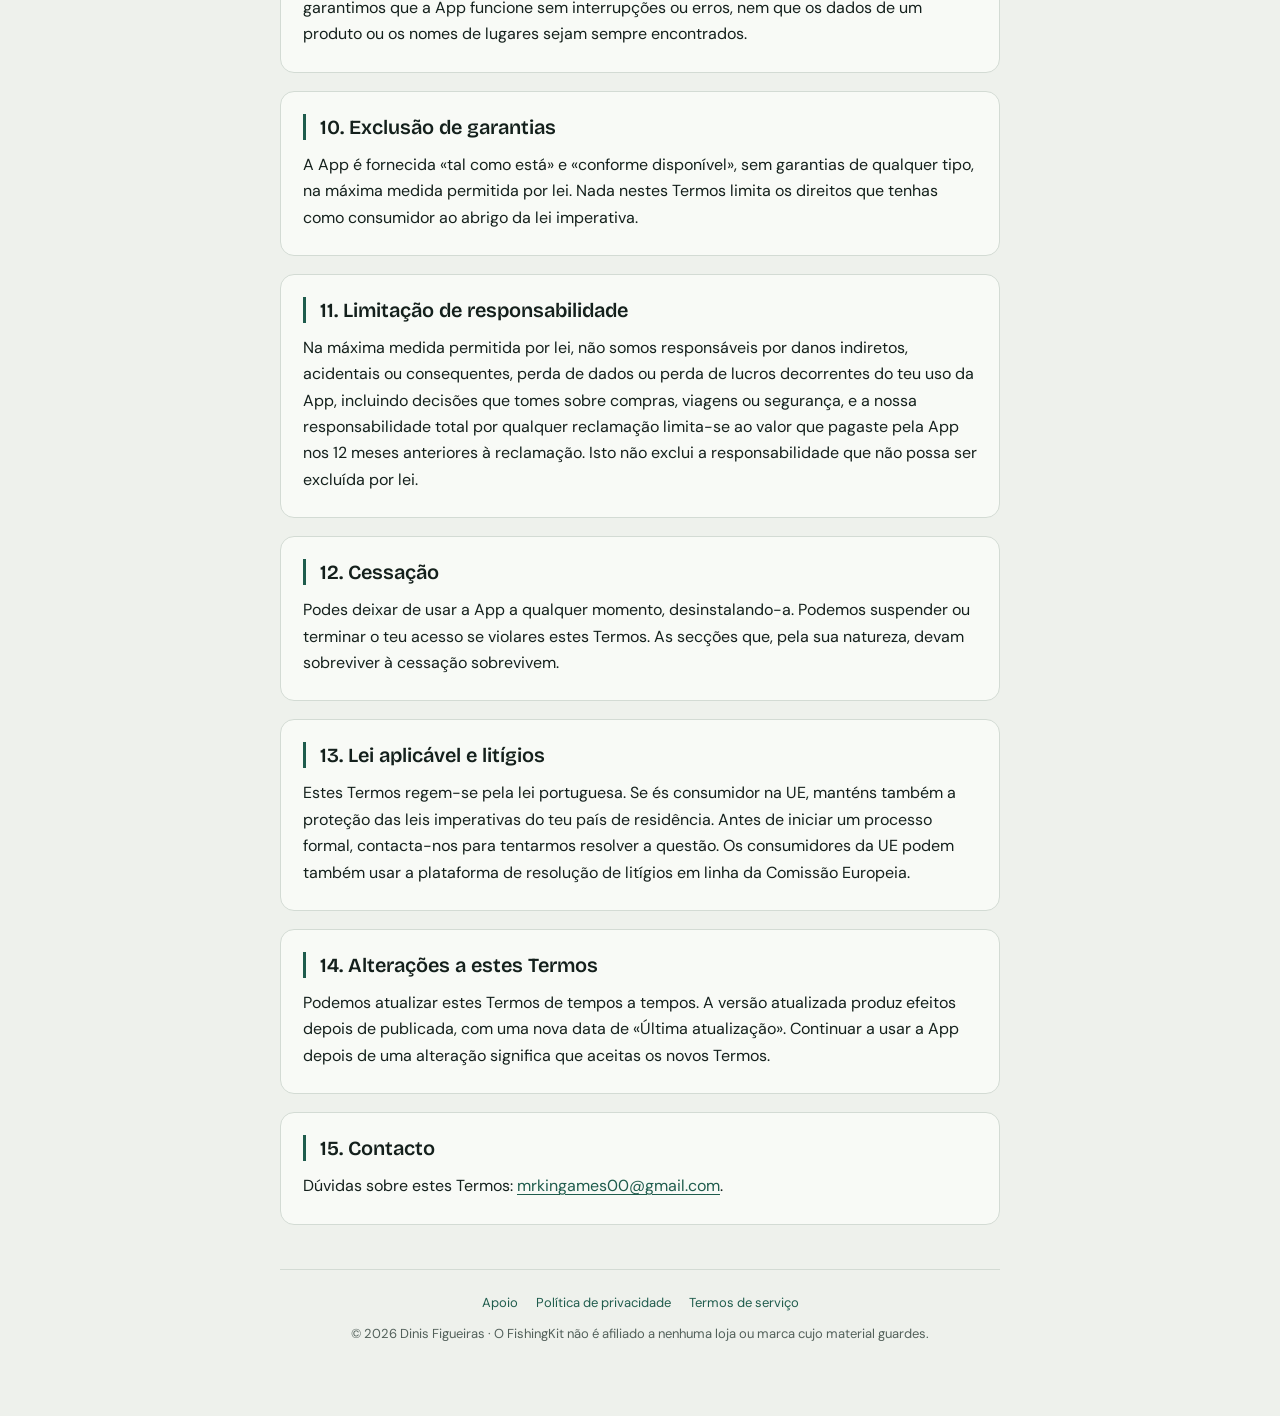
<file: pt/terms.html>
<!DOCTYPE html>
<html lang="pt-PT">
<head>
<meta charset="utf-8">
<meta name="viewport" content="width=device-width, initial-scale=1">
<meta name="theme-color" content="#EEF1EC">
<title>FishingKit: Termos de serviço</title>
<link rel="icon" href="../icon.png">
<link rel="alternate" hreflang="en" href="../terms.html">
<link rel="alternate" hreflang="pt-PT" href="terms.html">
<link rel="preconnect" href="https://fonts.googleapis.com">
<link rel="stylesheet" href="https://fonts.googleapis.com/css2?family=Bricolage+Grotesque:wght@600;700&amp;family=DM+Sans:wght@400;500;700&amp;display=swap">
<link rel="stylesheet" href="../style.css">
</head>
<body>
<div class="wrap">

<nav class="lang" aria-label="Idioma"><a href="../terms.html" lang="en">English</a><span aria-current="page">Português</span></nav>

<header class="site-header">
  <a href="./"><img class="logo" src="../icon.png" alt="FishingKit" width="84" height="84"></a>
  <div class="lockup">FishingKit</div>
  <h1>Termos de serviço</h1>
  <p class="subtitle">Última atualização: 4 de novembro de 2026</p>
  <div class="rule"></div>
</header>

<div class="lead"><p>Estes Termos de Serviço («<strong>Termos</strong>») são um acordo legal entre ti e <strong>Dinis Figueiras</strong> («<strong>nós</strong>», «<strong>nosso</strong>») que regula o uso da aplicação móvel <strong>FishingKit</strong> (a «<strong>App</strong>»). Ao descarregar ou usar a App, aceitas estes Termos. Se não concordas, não uses a App.</p>
<p><em>Esta é a versão em português dos termos. A versão em <a href="../terms.html" lang="en">inglês</a> é a de referência em caso de diferença.</em></p></div>

<section><h2>1. A App</h2>
<p>O FishingKit guarda as tuas montagens de pesca como listas de verificação (cana, carreto, linha e material), lembra-se das tuas saídas (o dia, a montagem e o local que marcaste no mapa, com notas opcionais sobre o que resultou) e tem uma lista de desejos com o material que queres comprar. A App não tem contas: os teus dados ficam guardados no teu dispositivo.</p></section>

<section><h2>2. Licença</h2>
<p>Concedemos-te uma licença pessoal, limitada, não exclusiva, intransmissível e revogável para usar a App em dispositivos que possuas ou controles, para fins pessoais e não comerciais, sujeita a estes Termos e às regras de utilização da App Store da Apple ou do Google Play. Não podes copiar, modificar, fazer engenharia inversa, descompilar nem revender a App, nem usá-la para criar um serviço concorrente, exceto quando a lei o permita.</p></section>

<section><h2>3. Preço e FishingKit Pro</h2>
<ul>
  <li>O FishingKit é gratuito para descarregar e usar, com um limite de 3 montagens. O <strong>FishingKit Pro</strong> é uma compra única, não uma subscrição, que retira o limite de montagens e acrescenta as notas de &ldquo;o que resultou&rdquo; nas saídas e a lista de desejos. O preço é mostrado na App, na moeda da tua loja, antes de pagares.</li>
  <li>A compra é processada pela Apple ou pela Google segundo as suas regras, e os reembolsos são tratados por elas. Usamos o RevenueCat para confirmar a tua compra e restaurá-la num telemóvel novo ou depois de reinstalares; usa <em>Restaurar compra</em> na folha do Pro, com a mesma conta da loja.</li>
  <li>O que guardaste nunca fica bloqueado: se estás no plano gratuito e já tens mais do que o limite, continuas a poder ver e editar. Só acrescentar mais pede o Pro.</li>
  <li>Podemos mudar o que o plano gratuito e o Pro incluem numa versão futura. Uma alteração nunca retirará algo que já compraste.</li>
</ul></section>

<section><h2>4. Ligações, preços e sites de terceiros</h2>
<ul>
  <li>As ligações, nomes e preços da tua lista de desejos são introduzidos por ti ou lidos de uma página quando pedes. Não os verificamos, e podem estar desatualizados ou errados.</li>
  <li>A App não vende produtos e não é uma loja. Abre os sites que guardaste, que são explorados por terceiros que não controlamos. O seu conteúdo, preços, disponibilidade e políticas são deles, e tratas com eles por tua conta e risco.</li>
  <li>Para encontrar a imagem, o nome e o preço de um produto, a App contacta o site da ligação quando tocas em <em>Ler a ligação</em>, lê o que a página publica sobre o produto e guarda uma cópia da imagem no teu dispositivo. Para as lojas que recusam pedidos simples, a App pode abrir a página num navegador dentro da App; o teu uso dessa página está sujeito aos termos da própria loja. O que a App lê pode faltar, estar desatualizado ou errado, por isso confirma antes de confiares. As imagens e os nomes dos produtos pertencem aos seus donos e são mostrados apenas para te ajudar a reconhecer os artigos da tua lista; não são partilhados com ninguém.</li>
  <li>Os preços são mostrados em euros. A App não converte valores de outras moedas.</li>
</ul></section>

<section><h2>5. Locais, mapas e regras de pesca</h2>
<ul>
  <li>O pino que colocas no mapa marca onde pescaste, para tua memória. Fica guardado no teu dispositivo, nunca nos é enviado e nunca aparece em nada que partilhes. O mapa é fornecido pelo Apple Maps e o nome de um local pela pesquisa de lugares do teu telemóvel; ambos podem estar incompletos ou errados.</li>
  <li>O FishingKit é um caderno, não uma ferramenta de navegação ou de segurança. Não confies num pino, num mapa ou numa nota para direções, acessos, marés, meteorologia ou segurança na água ou perto dela.</li>
  <li>És responsável por conhecer e cumprir as licenças de pesca, épocas, limites de tamanho e de capturas, áreas protegidas e regras de acesso que se aplicam onde pescas. A App não dá aconselhamento jurídico e não as verifica.</li>
</ul></section>

<section><h2>6. O teu conteúdo e as cópias de segurança</h2>
<p>As tuas montagens, saídas e desejos pertencem-te. Ficam guardados no teu dispositivo, por isso não os conseguimos recuperar se o perderes, repuseres ou desinstalares a App. Usa <em>Definições &rarr; Exportar uma cópia de segurança</em> com regularidade. Um ficheiro de cópia contém as tuas montagens, saídas (incluindo os locais que marcaste) e desejos, mas não os ficheiros de imagem guardados no teu dispositivo; guarda-o num sítio seguro, pois quem tiver o ficheiro pode lê-lo. Restaurar uma cópia acrescenta o que falta e mantém o que já está no telemóvel; no plano gratuito, preenche apenas os lugares gratuitos de montagens.</p></section>

<section><h2>7. Utilização aceitável</h2>
<p>Concordas em não: guardar ou partilhar conteúdo ilegal, que viole direitos ou seja prejudicial; tentar interferir com a App ou com qualquer site que ela contacte, ou perturbá-los; usar a App para pedidos automáticos ou excessivos; ou usar a App em violação de qualquer lei.</p></section>

<section><h2>8. Propriedade intelectual e marcas</h2>
<p>A App, o seu design e o código pertencem-nos. Os nomes de marcas, nomes de produtos, logótipos e imagens que aparecem na tua lista de desejos pertencem aos respetivos donos. A App não é afiliada nem apoiada por nenhuma loja, marca ou fabricante.</p></section>

<section><h2>9. Disponibilidade e alterações</h2>
<p>Podemos atualizar, suspender ou descontinuar funções ou a App a qualquer momento. Não garantimos que a App funcione sem interrupções ou erros, nem que os dados de um produto ou os nomes de lugares sejam sempre encontrados.</p></section>

<section><h2>10. Exclusão de garantias</h2>
<p>A App é fornecida «tal como está» e «conforme disponível», sem garantias de qualquer tipo, na máxima medida permitida por lei. Nada nestes Termos limita os direitos que tenhas como consumidor ao abrigo da lei imperativa.</p></section>

<section><h2>11. Limitação de responsabilidade</h2>
<p>Na máxima medida permitida por lei, não somos responsáveis por danos indiretos, acidentais ou consequentes, perda de dados ou perda de lucros decorrentes do teu uso da App, incluindo decisões que tomes sobre compras, viagens ou segurança, e a nossa responsabilidade total por qualquer reclamação limita-se ao valor que pagaste pela App nos 12 meses anteriores à reclamação. Isto não exclui a responsabilidade que não possa ser excluída por lei.</p></section>

<section><h2>12. Cessação</h2>
<p>Podes deixar de usar a App a qualquer momento, desinstalando-a. Podemos suspender ou terminar o teu acesso se violares estes Termos. As secções que, pela sua natureza, devam sobreviver à cessação sobrevivem.</p></section>

<section><h2>13. Lei aplicável e litígios</h2>
<p>Estes Termos regem-se pela lei portuguesa. Se és consumidor na UE, manténs também a proteção das leis imperativas do teu país de residência. Antes de iniciar um processo formal, contacta-nos para tentarmos resolver a questão. Os consumidores da UE podem também usar a plataforma de resolução de litígios em linha da Comissão Europeia.</p></section>

<section><h2>14. Alterações a estes Termos</h2>
<p>Podemos atualizar estes Termos de tempos a tempos. A versão atualizada produz efeitos depois de publicada, com uma nova data de «Última atualização». Continuar a usar a App depois de uma alteração significa que aceitas os novos Termos.</p></section>

<section><h2>15. Contacto</h2>
<p>Dúvidas sobre estes Termos: <a href="mailto:mrkingames00@gmail.com">mrkingames00@gmail.com</a>.</p></section>

<footer class="site-footer">
  <nav>
    <a href="./">Apoio</a>
    <a href="privacy.html">Política de privacidade</a>
    <a href="terms.html">Termos de serviço</a>
  </nav>
  <div>&copy; 2026 Dinis Figueiras &middot; O FishingKit não é afiliado a nenhuma loja ou marca cujo material guardes.</div>
</footer>

</div>
</body>
</html>
</file>
<file: style.css>
/* FishingKit: shared style for index / privacy / terms.
   Tokens mirror src/theme/theme.ts ("Dawn on the water"): fog-pale ground, river green for every action,
   sunrise amber only on the mark at the top. */
:root {
  --ground: #EEF1EC;
  --surface: #F8FAF6;
  --surface-muted: #E3E9E3;
  --hairline: #D3DBD4;
  --text: #14201C;
  --text-muted: #52605A;
  --primary: #1F5C4D;
  --on-primary: #FFFFFF;
  --tint: #D6E7DD;
  --brand: #E8A33D;
}

* { box-sizing: border-box; }

html { scroll-behavior: smooth; }

body {
  margin: 0;
  background: var(--ground);
  color: var(--text);
  font-family: "DM Sans", -apple-system, BlinkMacSystemFont, "Segoe UI", Roboto, Helvetica, Arial, sans-serif;
  font-size: 16px;
  line-height: 1.65;
  -webkit-font-smoothing: antialiased;
}

.wrap { max-width: 760px; margin: 0 auto; padding: 0 20px 72px; }

/* Header */
.site-header { text-align: center; padding: 56px 0 8px; }
.logo { width: 84px; height: 84px; border-radius: 22px; background: var(--primary); }
.brand { display: inline-flex; align-items: center; gap: 10px; color: var(--primary); font-weight: 700; text-decoration: none; }
.lockup { margin-top: 18px; color: var(--primary); font-family: "Bricolage Grotesque", "DM Sans", sans-serif; font-weight: 700; font-size: 18px; letter-spacing: 0.5px; }

h1 {
  margin: 12px 0 6px; color: var(--text); font-family: "Bricolage Grotesque", "DM Sans", sans-serif;
  font-size: 34px; line-height: 1.15; font-weight: 700; letter-spacing: -0.5px;
}
.subtitle { color: var(--text-muted); font-size: 14px; margin: 0; }
.rule { width: 56px; height: 3px; margin: 26px auto 0; background: var(--brand); border-radius: 2px; }

/* Content */
h2 { margin: 0 0 12px; color: var(--text); font-family: "Bricolage Grotesque", "DM Sans", sans-serif; font-size: 20px; line-height: 1.3; font-weight: 600; }
h3 { margin: 20px 0 6px; color: var(--primary); font-size: 15px; letter-spacing: 0.3px; }
p { margin: 0 0 12px; }
strong { color: var(--text); }
ul, ol { padding-left: 22px; margin: 0 0 12px; }
li { margin-bottom: 6px; }
li::marker { color: var(--primary); }
a { color: var(--primary); text-decoration: underline; text-underline-offset: 3px; word-break: break-word; }
a:hover { text-decoration-thickness: 2px; }

.lead { margin-top: 32px; font-size: 17px; }

section {
  background: var(--surface);
  border: 1px solid var(--hairline);
  border-radius: 14px;
  padding: 22px 22px 12px;
  margin-top: 18px;
}
section h2 { padding-left: 14px; border-left: 3px solid var(--primary); }
.short { color: var(--text-muted); font-style: italic; }

/* Summary callout */
.summary { background: var(--tint); border-color: var(--primary); }

/* Table of contents */
#toc + ol { list-style: none; padding: 0; margin: 14px 0 0; display: grid; gap: 8px; counter-reset: toc; }
#toc + ol li { counter-increment: toc; margin: 0; }
#toc + ol a {
  display: flex; align-items: center; gap: 12px; padding: 10px 14px; text-decoration: none;
  background: var(--ground); border: 1px solid var(--hairline); border-radius: 12px; color: var(--text);
}
#toc + ol a::before {
  content: counter(toc); min-width: 26px; height: 26px; border-radius: 13px;
  display: grid; place-items: center; background: var(--tint); color: var(--primary);
  font-weight: 700; font-size: 12px;
}
#toc + ol a:hover { border-color: var(--primary); }

/* Tables */
.table-scroll { overflow-x: auto; margin: 12px 0 14px; }
table { border-collapse: collapse; width: 100%; min-width: 480px; font-size: 14px; }
th, td { border-bottom: 1px solid var(--hairline); padding: 10px 12px; text-align: left; vertical-align: top; }
th { color: var(--primary); font-size: 12px; letter-spacing: 1.2px; text-transform: uppercase; background: var(--surface-muted); }
tr:last-child td { border-bottom: 0; }

/* Support page */
.button {
  display: inline-block; padding: 12px 22px; border-radius: 12px; text-decoration: none;
  background: var(--primary); color: var(--on-primary); font-weight: 700;
}
.button.ghost { background: transparent; color: var(--text); border: 1px solid var(--hairline); }
.button:hover { filter: brightness(1.08); }
.buttons { display: flex; flex-wrap: wrap; gap: 10px; margin: 16px 0 10px; }

details { background: var(--surface); border: 1px solid var(--hairline); border-radius: 14px; padding: 4px 18px; margin-top: 10px; }
details[open] { border-color: var(--primary); }
summary { cursor: pointer; list-style: none; color: var(--text); font-weight: 700; padding: 14px 24px 14px 0; position: relative; }
summary::-webkit-details-marker { display: none; }
summary::after { content: "+"; position: absolute; right: 0; top: 50%; transform: translateY(-50%); color: var(--primary); font-size: 22px; font-weight: 400; }
details[open] summary::after { content: "\2212"; }
details p { margin: 0 0 14px; }

/* Footer */
.site-footer { margin-top: 44px; padding-top: 22px; border-top: 1px solid var(--hairline); text-align: center; color: var(--text-muted); font-size: 13px; }
.site-footer nav { display: flex; justify-content: center; gap: 18px; flex-wrap: wrap; margin-bottom: 10px; }
.site-footer a { text-decoration: none; }
.site-footer a:hover { text-decoration: underline; }

@media (max-width: 520px) {
  h1 { font-size: 28px; }
  section { padding: 18px 16px 8px; }
}

/* Language switch (English / Português) */
.lang { display: flex; justify-content: flex-end; gap: 6px; padding-top: 18px; font-size: 13px; }
.lang a, .lang span { padding: 4px 12px; border-radius: 999px; border: 1px solid var(--hairline); text-decoration: none; }
.lang a { color: var(--text-muted); }
.lang a:hover { border-color: var(--primary); color: var(--primary); }
.lang span { background: var(--tint); border-color: var(--primary); color: var(--primary); font-weight: 700; }
</file>
